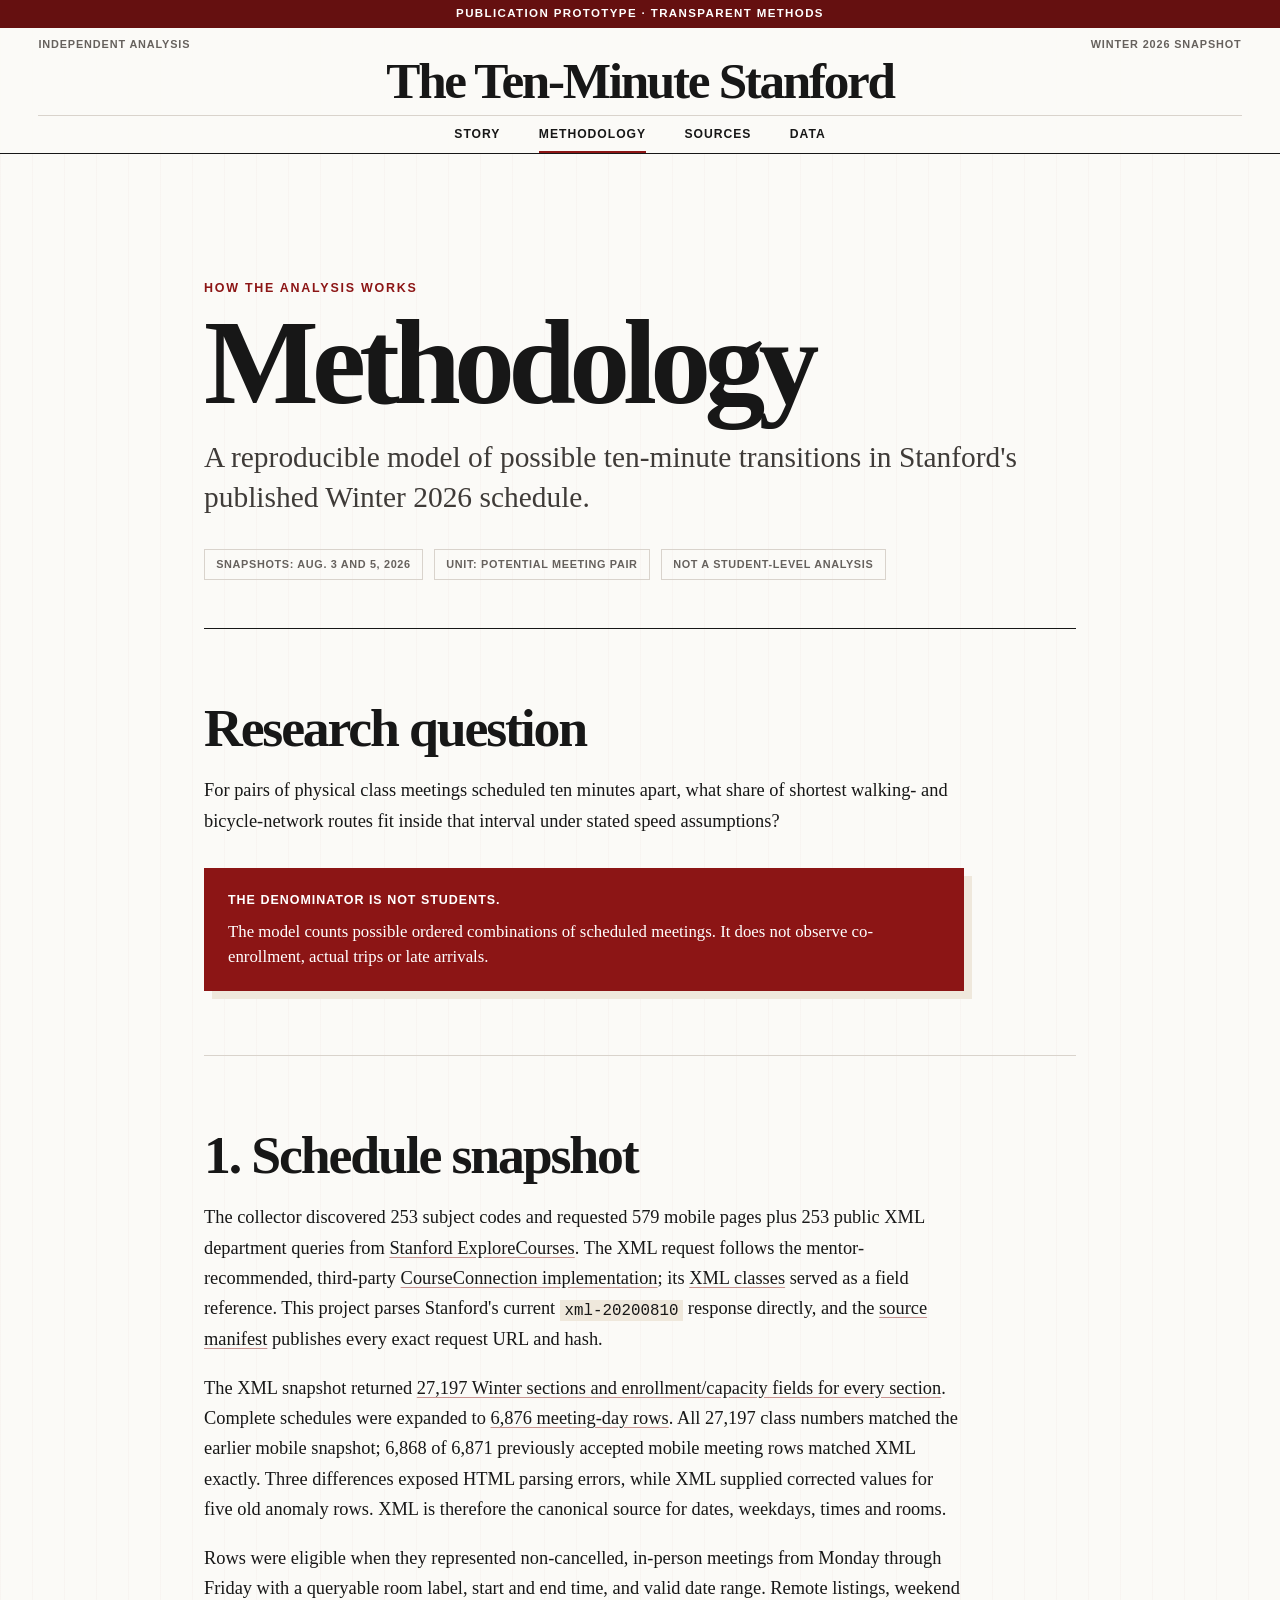
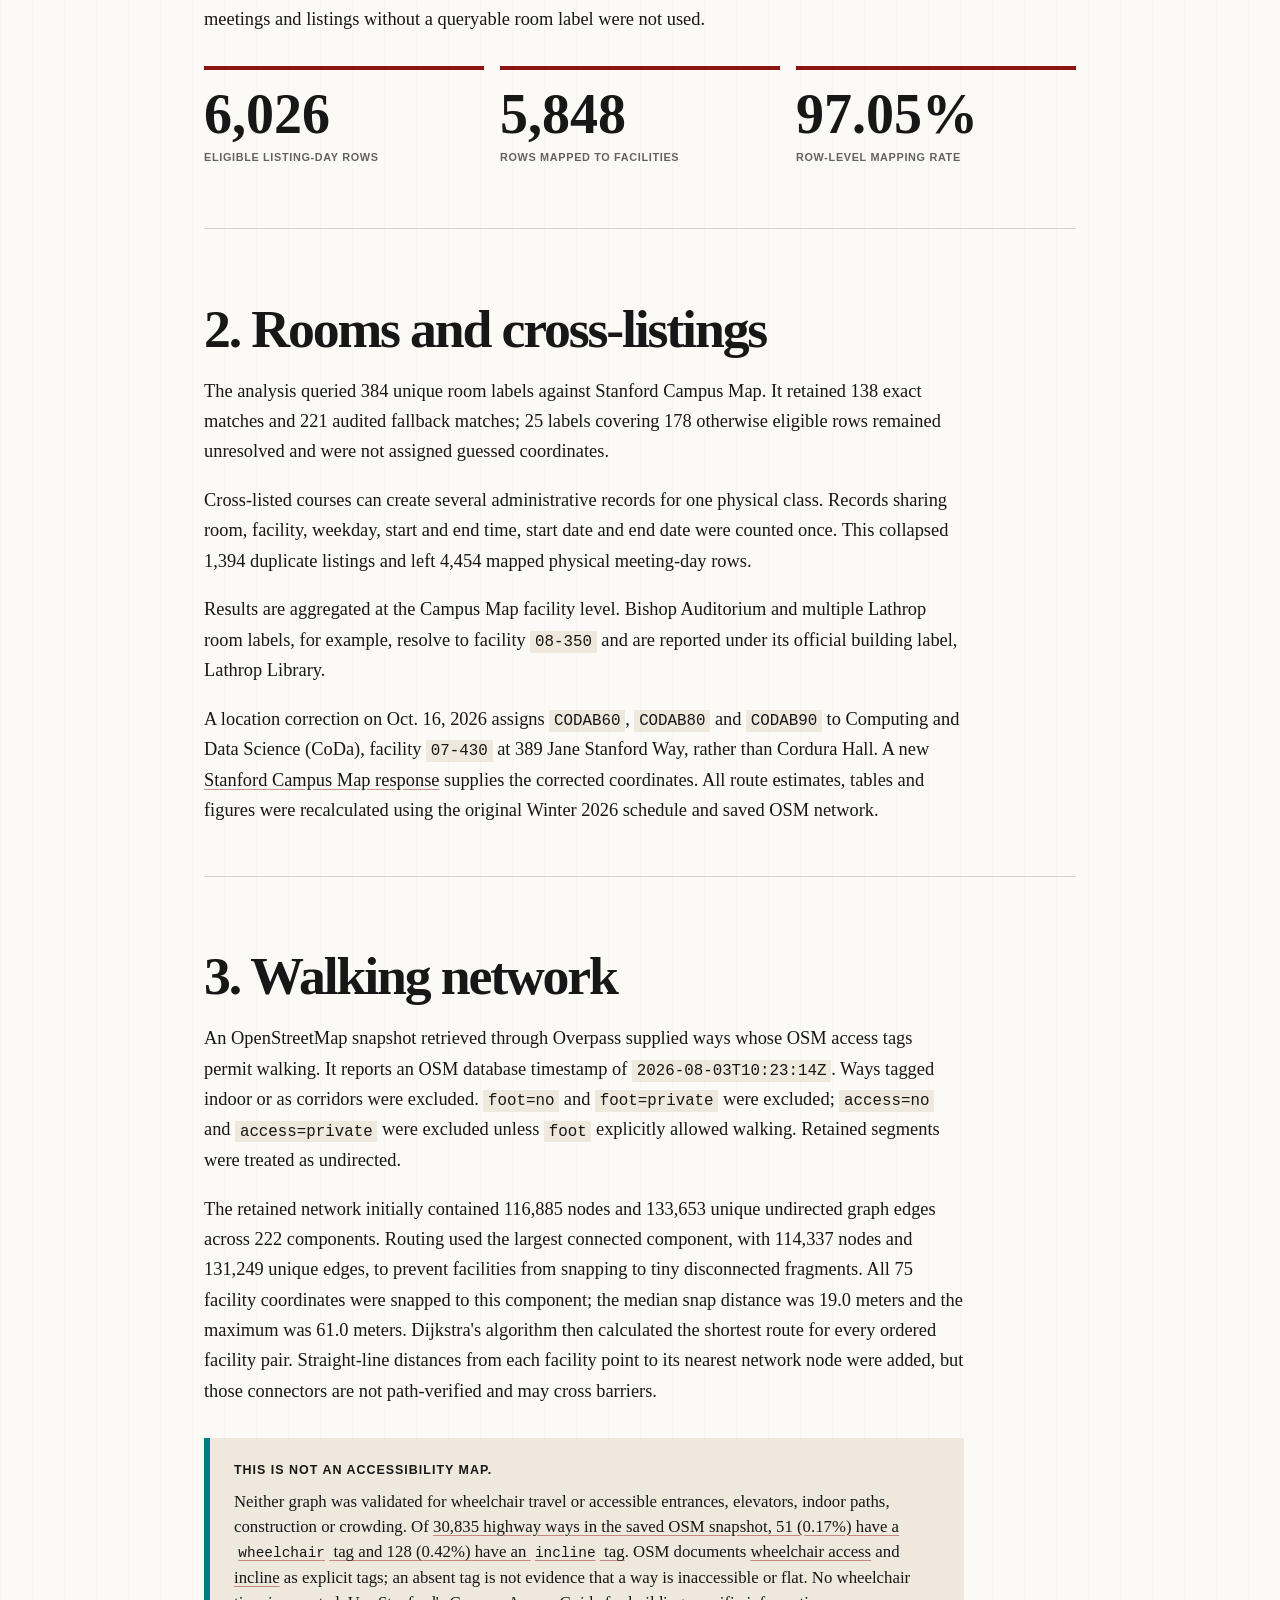
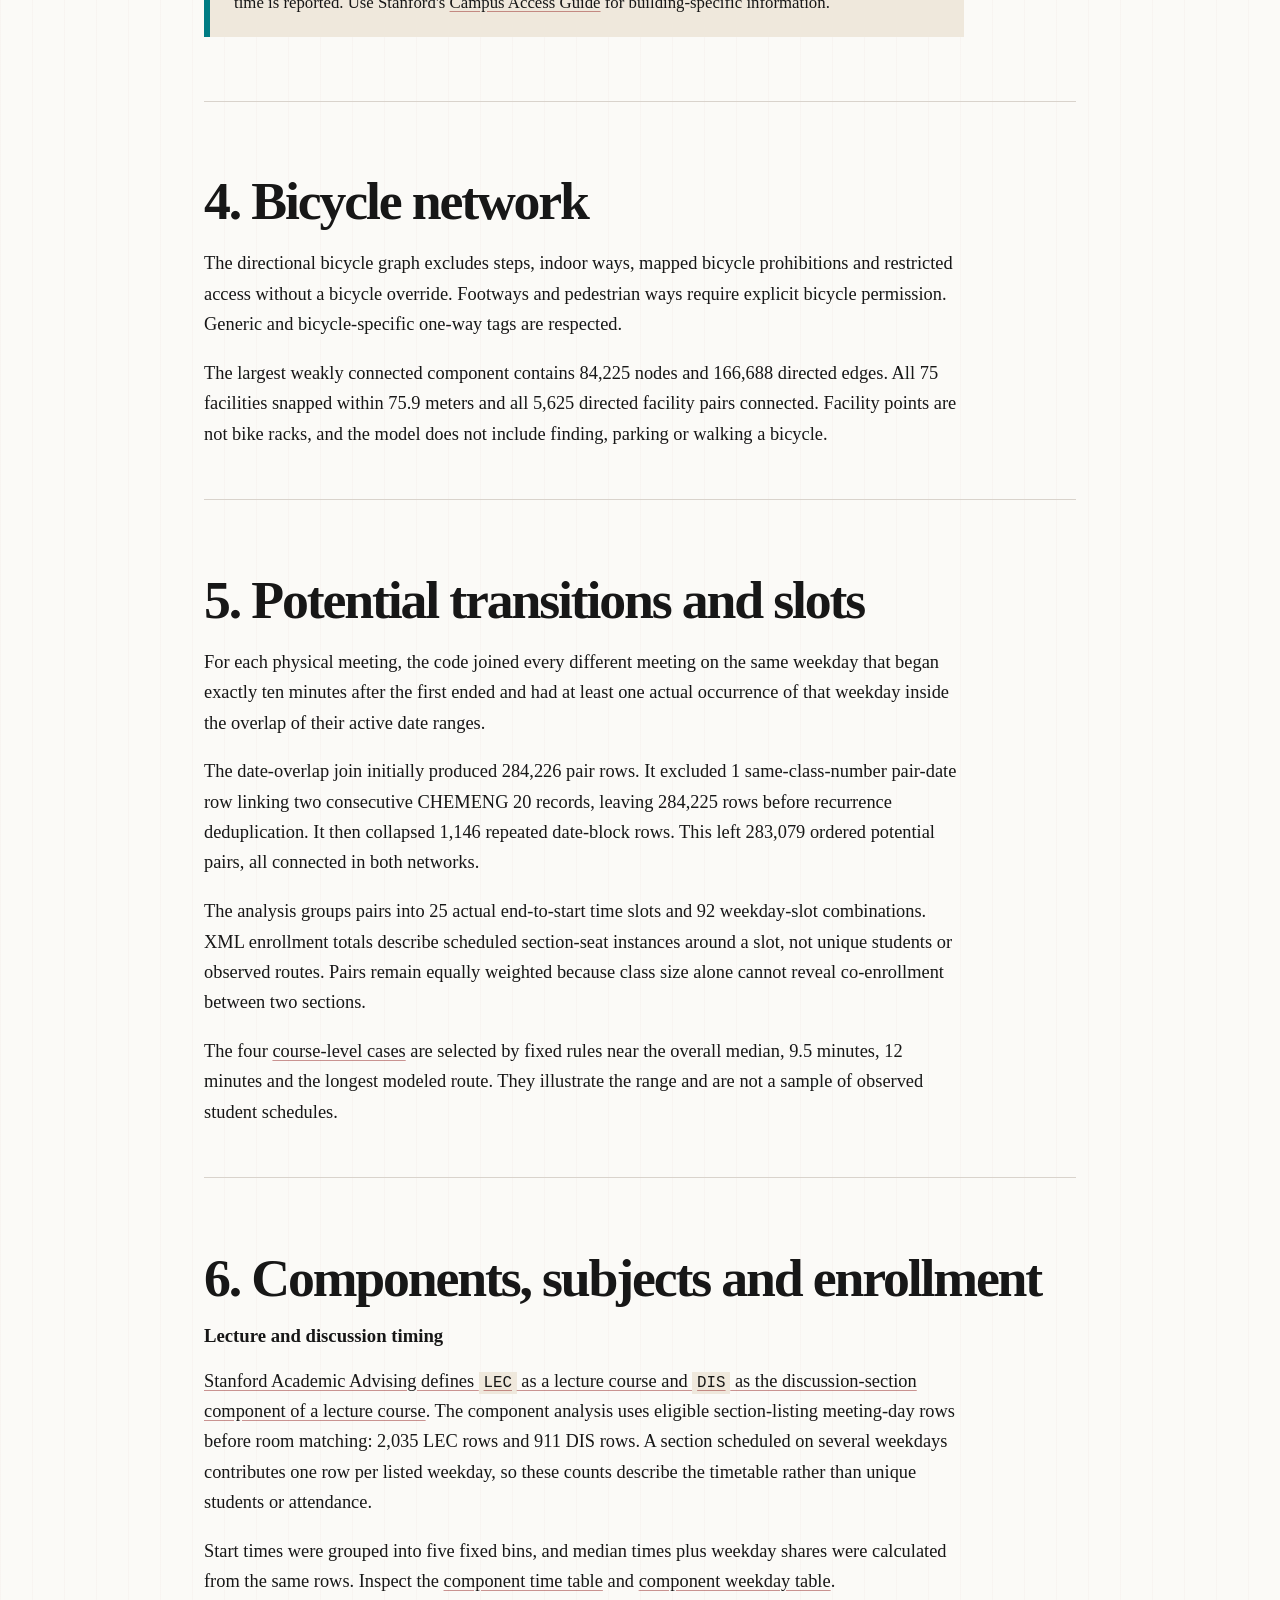
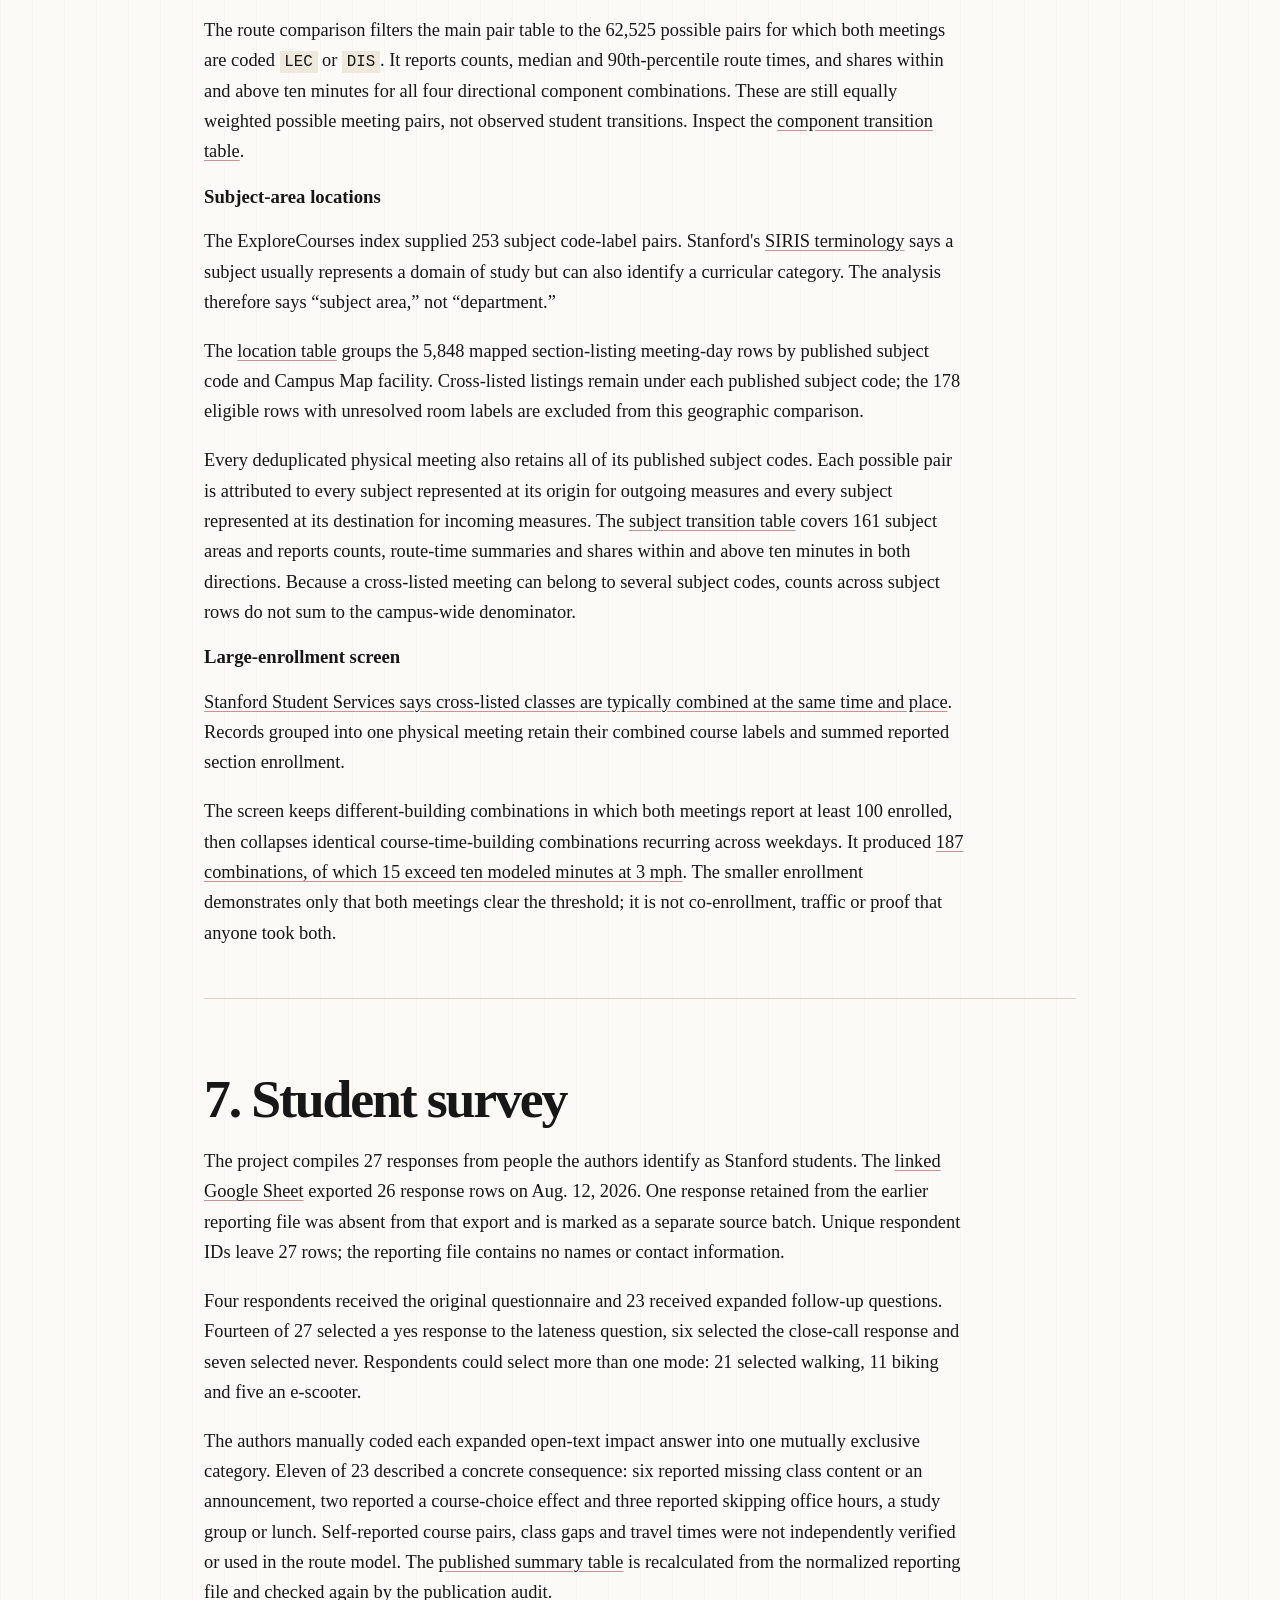
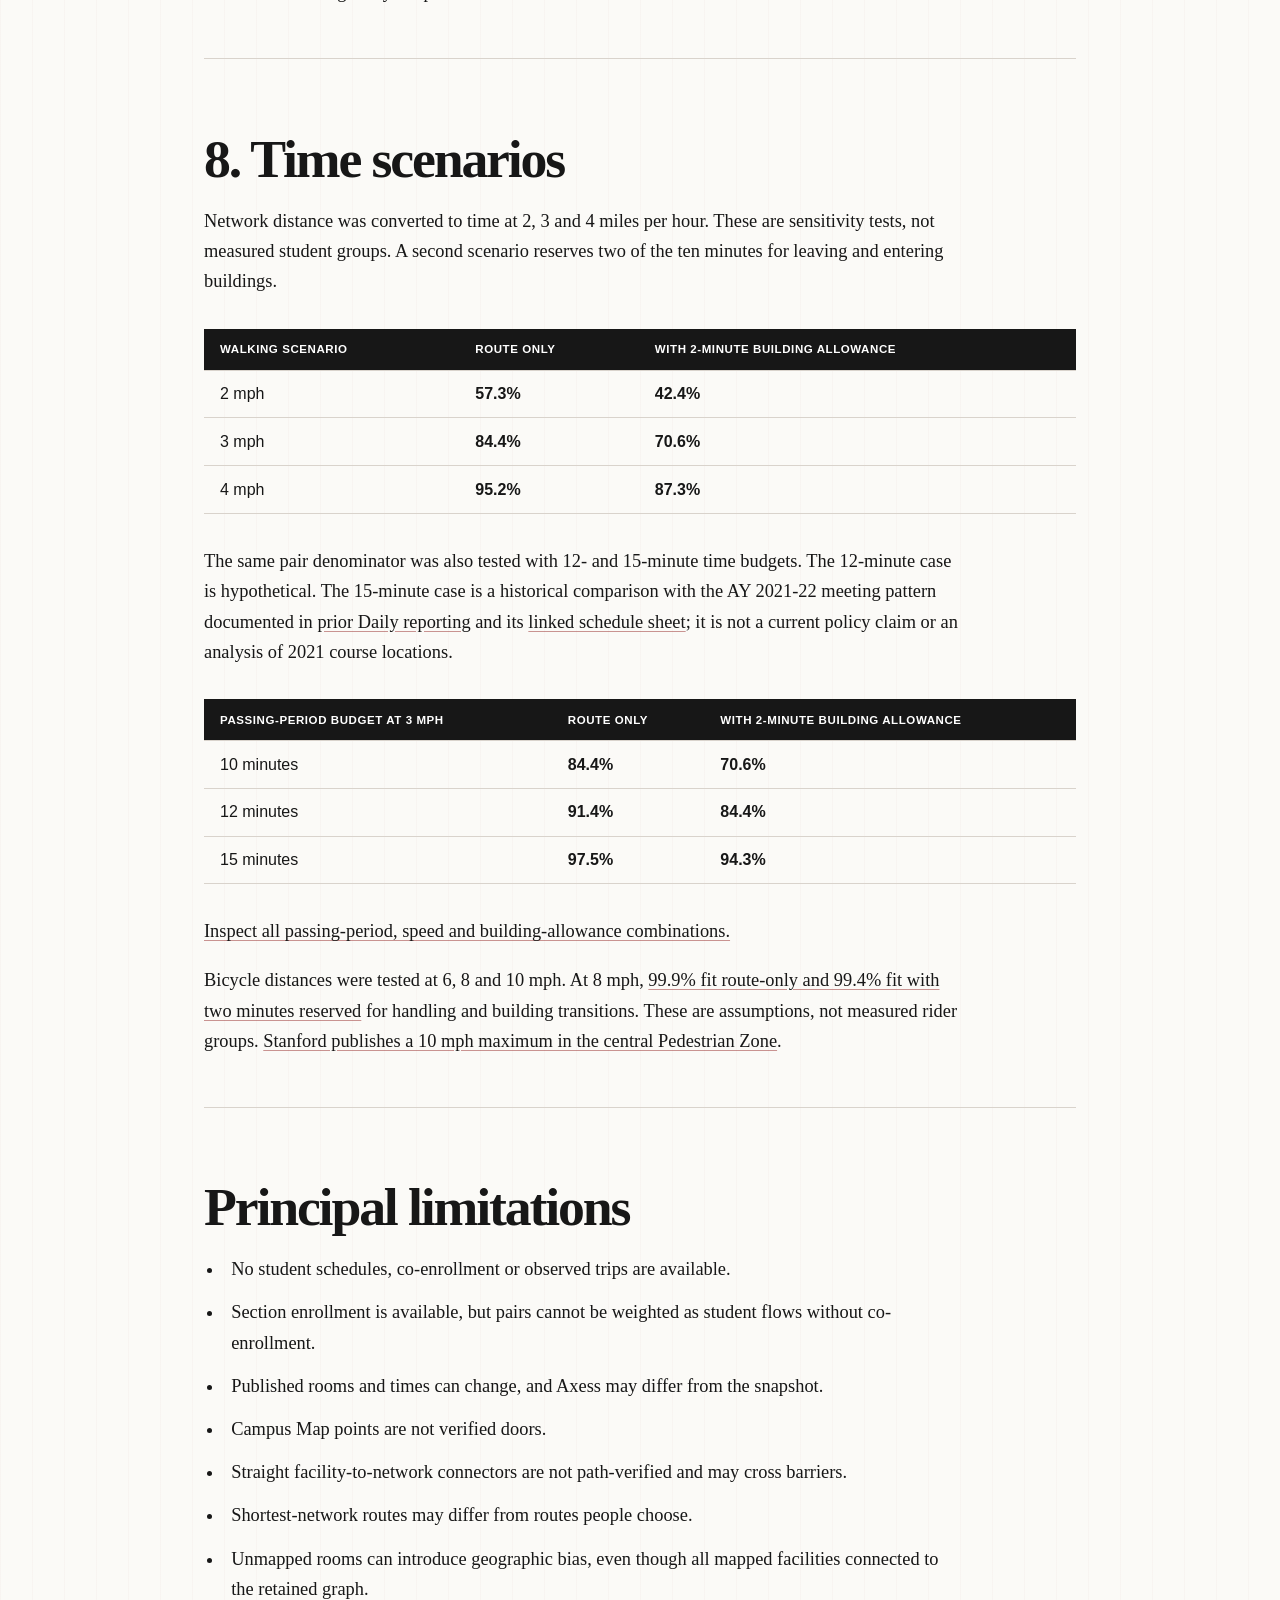
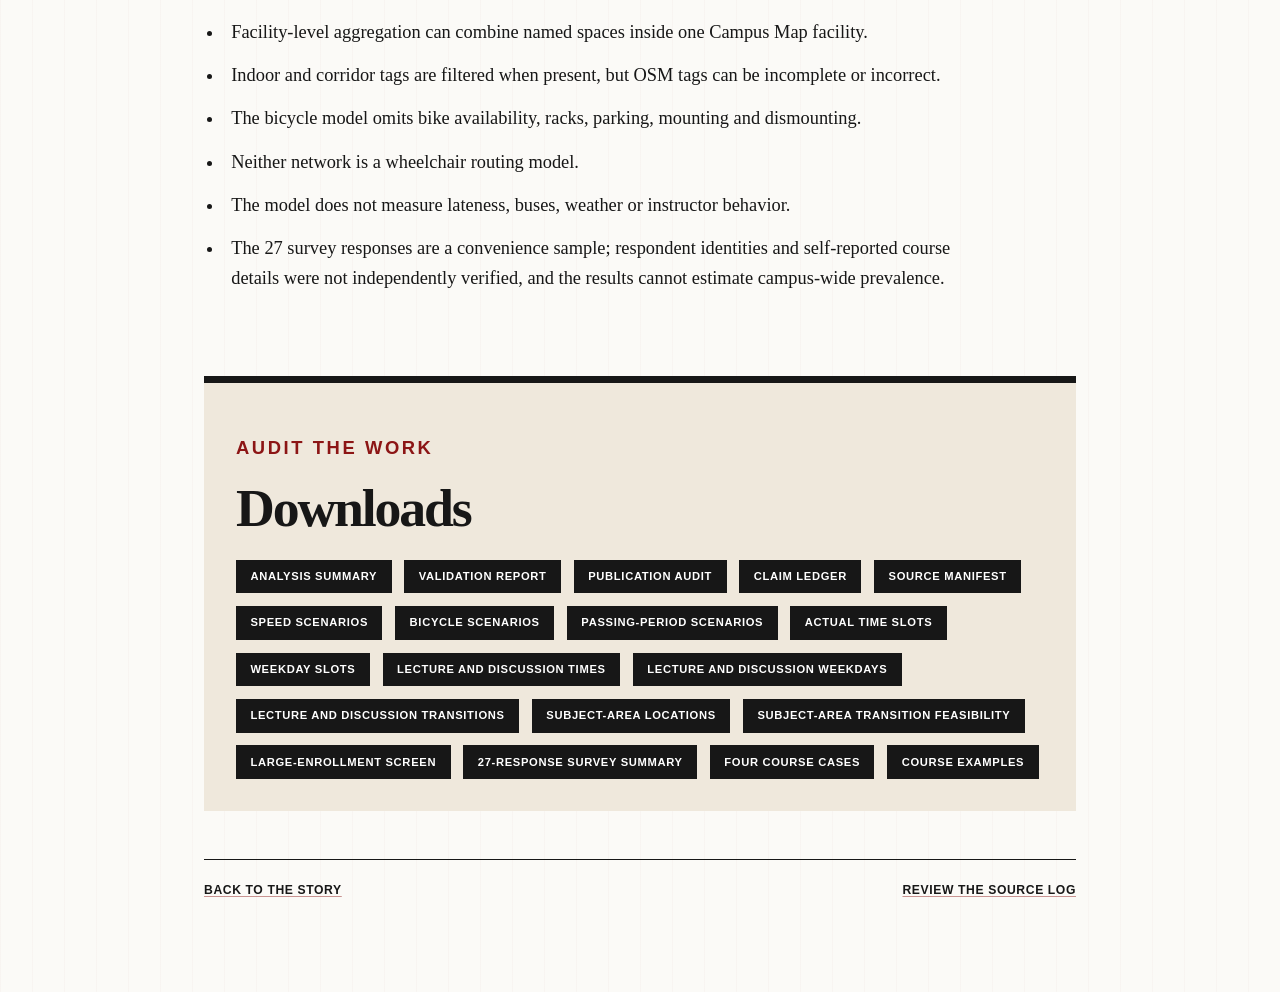
<file: site/methodology.html>
<!doctype html>
<html lang="en">
<head>
  <meta charset="utf-8">
  <meta name="viewport" content="width=device-width, initial-scale=1">
  <meta name="description" content="Methods and limitations for the Ten-Minute Stanford schedule analysis.">
  <meta name="theme-color" content="#8c1515">
  <title>Methodology | Ten-Minute Stanford</title>
  <link rel="icon" href="favicon.svg" type="image/svg+xml">
  <link rel="stylesheet" href="styles.css">
  <script src="script.js" defer></script>
</head>
<body class="reference-layout">
  <div class="reading-progress" aria-hidden="true"><span></span></div>
  <div class="draft-banner">Publication prototype <span aria-hidden="true">&middot;</span> Transparent methods</div>

  <header class="site-header compact-header">
    <div class="utility-bar">
      <span>Independent analysis</span>
      <span>Winter 2026 snapshot</span>
    </div>
    <a class="masthead" href="index.html">The Ten-Minute Stanford</a>
    <nav class="section-nav" aria-label="Project pages">
      <a href="index.html">Story</a>
      <a class="active" href="methodology.html">Methodology</a>
      <a href="source-log.html">Sources</a>
      <a href="data/analysis_summary.json">Data</a>
    </nav>
  </header>

  <main class="reference-main">
    <article class="reference-page">
      <header class="reference-header">
        <p class="eyebrow">How the analysis works</p>
        <h1>Methodology</h1>
        <p class="dek">A reproducible model of possible ten-minute transitions in Stanford's published Winter 2026 schedule.</p>
        <div class="reference-meta">
          <span>Snapshots: Aug. 3 and 5, 2026</span>
          <span>Unit: potential meeting pair</span>
          <span>Not a student-level analysis</span>
        </div>
      </header>

      <section>
        <h2>Research question</h2>
        <p>For pairs of physical class meetings scheduled ten minutes apart, what share of shortest walking- and bicycle-network routes fit inside that interval under stated speed assumptions?</p>
        <aside class="data-callout">
          <strong>The denominator is not students.</strong>
          <p>The model counts possible ordered combinations of scheduled meetings. It does not observe co-enrollment, actual trips or late arrivals.</p>
        </aside>
      </section>

      <section id="schedule-snapshot">
        <h2>1. Schedule snapshot</h2>
        <p>The collector discovered 253 subject codes and requested 579 mobile pages plus 253 public XML department queries from <a href="https://explorecourses.stanford.edu/">Stanford ExploreCourses</a>. The XML request follows the mentor-recommended, third-party <a href="https://github.com/jeremyephron/explore-courses-api/blob/master/explorecourses/course_connection.py">CourseConnection implementation</a>; its <a href="https://github.com/jeremyephron/explore-courses-api/blob/master/explorecourses/classes.py">XML classes</a> served as a field reference. This project parses Stanford's current <code>xml-20200810</code> response directly, and the <a href="data/source_manifest.json">source manifest</a> publishes every exact request URL and hash.</p>
        <p>The XML snapshot returned <a href="data/claim_audit.json">27,197 Winter sections and enrollment/capacity fields for every section</a>. Complete schedules were expanded to <a href="data/validation.json">6,876 meeting-day rows</a>. All 27,197 class numbers matched the earlier mobile snapshot; 6,868 of 6,871 previously accepted mobile meeting rows matched XML exactly. Three differences exposed HTML parsing errors, while XML supplied corrected values for five old anomaly rows. XML is therefore the canonical source for dates, weekdays, times and rooms.</p>
        <p>Rows were eligible when they represented non-cancelled, in-person meetings from Monday through Friday with a queryable room label, start and end time, and valid date range. Remote listings, weekend meetings and listings without a queryable room label were not used.</p>
        <dl class="number-grid">
          <div><dt>6,026</dt><dd>eligible listing-day rows</dd></div>
          <div><dt>5,848</dt><dd>rows mapped to facilities</dd></div>
          <div><dt>97.05%</dt><dd>row-level mapping rate</dd></div>
        </dl>
      </section>

      <section id="walking-network">
        <h2>2. Rooms and cross-listings</h2>
        <p>The analysis queried 384 unique room labels against Stanford Campus Map. It retained 138 exact matches and 221 audited fallback matches; 25 labels covering 178 otherwise eligible rows remained unresolved and were not assigned guessed coordinates.</p>
        <p>Cross-listed courses can create several administrative records for one physical class. Records sharing room, facility, weekday, start and end time, start date and end date were counted once. This collapsed 1,394 duplicate listings and left 4,454 mapped physical meeting-day rows.</p>
        <p>Results are aggregated at the Campus Map facility level. Bishop Auditorium and multiple Lathrop room labels, for example, resolve to facility <code>08-350</code> and are reported under its official building label, Lathrop Library.</p>
        <p>A location correction on Oct. 16, 2026 assigns <code>CODAB60</code>, <code>CODAB80</code> and <code>CODAB90</code> to Computing and Data Science (CoDa), facility <code>07-430</code> at 389 Jane Stanford Way, rather than Cordura Hall. A new <a href="data/source_manifest.json">Stanford Campus Map response</a> supplies the corrected coordinates. All route estimates, tables and figures were recalculated using the original Winter 2026 schedule and saved OSM network.</p>
      </section>

      <section>
        <h2>3. Walking network</h2>
        <p>An OpenStreetMap snapshot retrieved through Overpass supplied ways whose OSM access tags permit walking. It reports an OSM database timestamp of <code>2026-08-03T10:23:14Z</code>. Ways tagged indoor or as corridors were excluded. <code>foot=no</code> and <code>foot=private</code> were excluded; <code>access=no</code> and <code>access=private</code> were excluded unless <code>foot</code> explicitly allowed walking. Retained segments were treated as undirected.</p>
        <p>The retained network initially contained 116,885 nodes and 133,653 unique undirected graph edges across 222 components. Routing used the largest connected component, with 114,337 nodes and 131,249 unique edges, to prevent facilities from snapping to tiny disconnected fragments. All 75 facility coordinates were snapped to this component; the median snap distance was 19.0 meters and the maximum was 61.0 meters. Dijkstra's algorithm then calculated the shortest route for every ordered facility pair. Straight-line distances from each facility point to its nearest network node were added, but those connectors are not path-verified and may cross barriers.</p>
        <aside class="data-callout muted-callout">
          <strong>This is not an accessibility map.</strong>
          <p>Neither graph was validated for wheelchair travel or accessible entrances, elevators, indoor paths, construction or crowding. Of <a href="data/validation.json">30,835 highway ways in the saved OSM snapshot, 51 (0.17%) have a <code>wheelchair</code> tag and 128 (0.42%) have an <code>incline</code> tag</a>. OSM documents <a href="https://wiki.openstreetmap.org/wiki/Key:wheelchair">wheelchair access</a> and <a href="https://wiki.openstreetmap.org/wiki/Key:incline">incline</a> as explicit tags; an absent tag is not evidence that a way is inaccessible or flat. No wheelchair time is reported. Use Stanford's <a href="https://maps.stanford.edu/ada/">Campus Access Guide</a> for building-specific information.</p>
        </aside>
      </section>

      <section id="bicycle-network">
        <h2>4. Bicycle network</h2>
        <p>The directional bicycle graph excludes steps, indoor ways, mapped bicycle prohibitions and restricted access without a bicycle override. Footways and pedestrian ways require explicit bicycle permission. Generic and bicycle-specific one-way tags are respected.</p>
        <p>The largest weakly connected component contains 84,225 nodes and 166,688 directed edges. All 75 facilities snapped within 75.9 meters and all 5,625 directed facility pairs connected. Facility points are not bike racks, and the model does not include finding, parking or walking a bicycle.</p>
      </section>

      <section>
        <h2>5. Potential transitions and slots</h2>
        <p>For each physical meeting, the code joined every different meeting on the same weekday that began exactly ten minutes after the first ended and had at least one actual occurrence of that weekday inside the overlap of their active date ranges.</p>
        <p>The date-overlap join initially produced 284,226 pair rows. It excluded 1 same-class-number pair-date row linking two consecutive CHEMENG 20 records, leaving 284,225 rows before recurrence deduplication. It then collapsed 1,146 repeated date-block rows. This left 283,079 ordered potential pairs, all connected in both networks.</p>
        <p>The analysis groups pairs into 25 actual end-to-start time slots and 92 weekday-slot combinations. XML enrollment totals describe scheduled section-seat instances around a slot, not unique students or observed routes. Pairs remain equally weighted because class size alone cannot reveal co-enrollment between two sections.</p>
        <p>The four <a href="data/course_transition_cases.csv">course-level cases</a> are selected by fixed rules near the overall median, 9.5 minutes, 12 minutes and the longest modeled route. They illustrate the range and are not a sample of observed student schedules.</p>
      </section>

      <section>
        <h2>6. Components, subjects and enrollment</h2>
        <h3>Lecture and discussion timing</h3>
        <p><a href="https://advising.stanford.edu/current-students/advising-student-handbook/course-catalog">Stanford Academic Advising defines <code>LEC</code> as a lecture course and <code>DIS</code> as the discussion-section component of a lecture course</a>. The component analysis uses eligible section-listing meeting-day rows before room matching: 2,035 LEC rows and 911 DIS rows. A section scheduled on several weekdays contributes one row per listed weekday, so these counts describe the timetable rather than unique students or attendance.</p>
        <p>Start times were grouped into five fixed bins, and median times plus weekday shares were calculated from the same rows. Inspect the <a href="data/component_time_summary.csv">component time table</a> and <a href="data/component_day_summary.csv">component weekday table</a>.</p>
        <p>The route comparison filters the main pair table to the 62,525 possible pairs for which both meetings are coded <code>LEC</code> or <code>DIS</code>. It reports counts, median and 90th-percentile route times, and shares within and above ten minutes for all four directional component combinations. These are still equally weighted possible meeting pairs, not observed student transitions. Inspect the <a href="data/component_transition_summary.csv">component transition table</a>.</p>

        <h3>Subject-area locations</h3>
        <p>The ExploreCourses index supplied 253 subject code-label pairs. Stanford's <a href="https://siris.stanford.edu/sites/g/files/sbiybj16456/files/media/file/common-terms-in-siris-student-analytics.pdf">SIRIS terminology</a> says a subject usually represents a domain of study but can also identify a curricular category. The analysis therefore says “subject area,” not “department.”</p>
        <p>The <a href="data/department_location_summary.csv">location table</a> groups the 5,848 mapped section-listing meeting-day rows by published subject code and Campus Map facility. Cross-listed listings remain under each published subject code; the 178 eligible rows with unresolved room labels are excluded from this geographic comparison.</p>
        <p>Every deduplicated physical meeting also retains all of its published subject codes. Each possible pair is attributed to every subject represented at its origin for outgoing measures and every subject represented at its destination for incoming measures. The <a href="data/subject_transition_feasibility.csv">subject transition table</a> covers 161 subject areas and reports counts, route-time summaries and shares within and above ten minutes in both directions. Because a cross-listed meeting can belong to several subject codes, counts across subject rows do not sum to the campus-wide denominator.</p>

        <h3>Large-enrollment screen</h3>
        <p><a href="https://studentservices.stanford.edu/my-academics/enroll-classes/enrollment-troubleshooting">Stanford Student Services says cross-listed classes are typically combined at the same time and place</a>. Records grouped into one physical meeting retain their combined course labels and summed reported section enrollment.</p>
        <p>The screen keeps different-building combinations in which both meetings report at least 100 enrolled, then collapses identical course-time-building combinations recurring across weekdays. It produced <a href="data/high_enrollment_transitions.csv">187 combinations, of which 15 exceed ten modeled minutes at 3 mph</a>. The smaller enrollment demonstrates only that both meetings clear the threshold; it is not co-enrollment, traffic or proof that anyone took both.</p>
      </section>

      <section>
        <h2>7. Student survey</h2>
        <p>The project compiles 27 responses from people the authors identify as Stanford students. The <a href="https://docs.google.com/spreadsheets/d/1gF9X8H8e44hamMNEyIAbUJVcV6Bubre1K2IJJMwd5ZI/edit?gid=1824059912#gid=1824059912">linked Google Sheet</a> exported 26 response rows on Aug. 12, 2026. One response retained from the earlier reporting file was absent from that export and is marked as a separate source batch. Unique respondent IDs leave 27 rows; the reporting file contains no names or contact information.</p>
        <p>Four respondents received the original questionnaire and 23 received expanded follow-up questions. Fourteen of 27 selected a yes response to the lateness question, six selected the close-call response and seven selected never. Respondents could select more than one mode: 21 selected walking, 11 biking and five an e-scooter.</p>
        <p>The authors manually coded each expanded open-text impact answer into one mutually exclusive category. Eleven of 23 described a concrete consequence: six reported missing class content or an announcement, two reported a course-choice effect and three reported skipping office hours, a study group or lunch. Self-reported course pairs, class gaps and travel times were not independently verified or used in the route model. The <a href="data/student_survey_summary.csv">published summary table</a> is recalculated from the normalized reporting file and checked again by the publication audit.</p>
      </section>

      <section>
        <h2>8. Time scenarios</h2>
        <p>Network distance was converted to time at 2, 3 and 4 miles per hour. These are sensitivity tests, not measured student groups. A second scenario reserves two of the ten minutes for leaving and entering buildings.</p>
        <div class="table-wrap">
          <table>
            <thead>
              <tr><th>Walking scenario</th><th>Route only</th><th>With 2-minute building allowance</th></tr>
            </thead>
            <tbody>
              <tr><td>2 mph</td><td>57.3%</td><td>42.4%</td></tr>
              <tr><td>3 mph</td><td>84.4%</td><td>70.6%</td></tr>
              <tr><td>4 mph</td><td>95.2%</td><td>87.3%</td></tr>
            </tbody>
          </table>
        </div>
        <p>The same pair denominator was also tested with 12- and 15-minute time budgets. The 12-minute case is hypothetical. The 15-minute case is a historical comparison with the AY 2021-22 meeting pattern documented in <a href="https://stanforddaily.com/2021/09/14/overlapping-class-meeting-times-leave-students-stressed/">prior Daily reporting</a> and its <a href="https://docs.google.com/spreadsheets/d/1Gxv03c2yyypmCF1Hot5VJ9f3Wi5LADMyjLsmiABhNsQ/edit?gid=1166637319#gid=1166637319">linked schedule sheet</a>; it is not a current policy claim or an analysis of 2021 course locations.</p>
        <div class="table-wrap">
          <table>
            <thead>
              <tr><th>Passing-period budget at 3 mph</th><th>Route only</th><th>With 2-minute building allowance</th></tr>
            </thead>
            <tbody>
              <tr><td>10 minutes</td><td>84.4%</td><td>70.6%</td></tr>
              <tr><td>12 minutes</td><td>91.4%</td><td>84.4%</td></tr>
              <tr><td>15 minutes</td><td>97.5%</td><td>94.3%</td></tr>
            </tbody>
          </table>
        </div>
        <p><a href="data/passing_period_scenarios.csv">Inspect all passing-period, speed and building-allowance combinations.</a></p>
        <p>Bicycle distances were tested at 6, 8 and 10 mph. At 8 mph, <a href="data/bicycle_speed_summary.csv">99.9% fit route-only and 99.4% fit with two minutes reserved</a> for handling and building transitions. These are assumptions, not measured rider groups. <a href="https://transportation.stanford.edu/getting-stanford/bike/education/comply-bike-laws">Stanford publishes a 10 mph maximum in the central Pedestrian Zone</a>.</p>
      </section>

      <section>
        <h2>Principal limitations</h2>
        <ul class="limitation-list">
          <li>No student schedules, co-enrollment or observed trips are available.</li>
          <li>Section enrollment is available, but pairs cannot be weighted as student flows without co-enrollment.</li>
          <li>Published rooms and times can change, and Axess may differ from the snapshot.</li>
          <li>Campus Map points are not verified doors.</li>
          <li>Straight facility-to-network connectors are not path-verified and may cross barriers.</li>
          <li>Shortest-network routes may differ from routes people choose.</li>
          <li>Unmapped rooms can introduce geographic bias, even though all mapped facilities connected to the retained graph.</li>
          <li>Facility-level aggregation can combine named spaces inside one Campus Map facility.</li>
          <li>Indoor and corridor tags are filtered when present, but OSM tags can be incomplete or incorrect.</li>
          <li>The bicycle model omits bike availability, racks, parking, mounting and dismounting.</li>
          <li>Neither network is a wheelchair routing model.</li>
          <li>The model does not measure lateness, buses, weather or instructor behavior.</li>
          <li>The 27 survey responses are a convenience sample; respondent identities and self-reported course details were not independently verified, and the results cannot estimate campus-wide prevalence.</li>
        </ul>
      </section>

      <section class="download-panel">
        <p class="eyebrow">Audit the work</p>
        <h2>Downloads</h2>
        <div class="method-links">
          <a href="data/analysis_summary.json">Analysis summary</a>
          <a href="data/validation.json">Validation report</a>
          <a href="data/publication_audit.json">Publication audit</a>
          <a href="data/claim_audit.json">Claim ledger</a>
          <a href="data/source_manifest.json">Source manifest</a>
          <a href="data/speed_summary.csv">Speed scenarios</a>
          <a href="data/bicycle_speed_summary.csv">Bicycle scenarios</a>
          <a href="data/passing_period_scenarios.csv">Passing-period scenarios</a>
          <a href="data/time_slot_summary.csv">Actual time slots</a>
          <a href="data/weekday_time_slot_summary.csv">Weekday slots</a>
          <a href="data/component_time_summary.csv">Lecture and discussion times</a>
          <a href="data/component_day_summary.csv">Lecture and discussion weekdays</a>
          <a href="data/component_transition_summary.csv">Lecture and discussion transitions</a>
          <a href="data/department_location_summary.csv">Subject-area locations</a>
          <a href="data/subject_transition_feasibility.csv">Subject-area transition feasibility</a>
          <a href="data/high_enrollment_transitions.csv">Large-enrollment screen</a>
          <a href="data/student_survey_summary.csv">27-response survey summary</a>
          <a href="data/course_transition_cases.csv">Four course cases</a>
          <a href="data/course_transition_examples.csv">Course examples</a>
        </div>
      </section>

      <footer class="reference-footer">
        <a href="index.html">Back to the story</a>
        <a href="source-log.html">Review the source log</a>
      </footer>
    </article>
  </main>
</body>
</html>
</file>
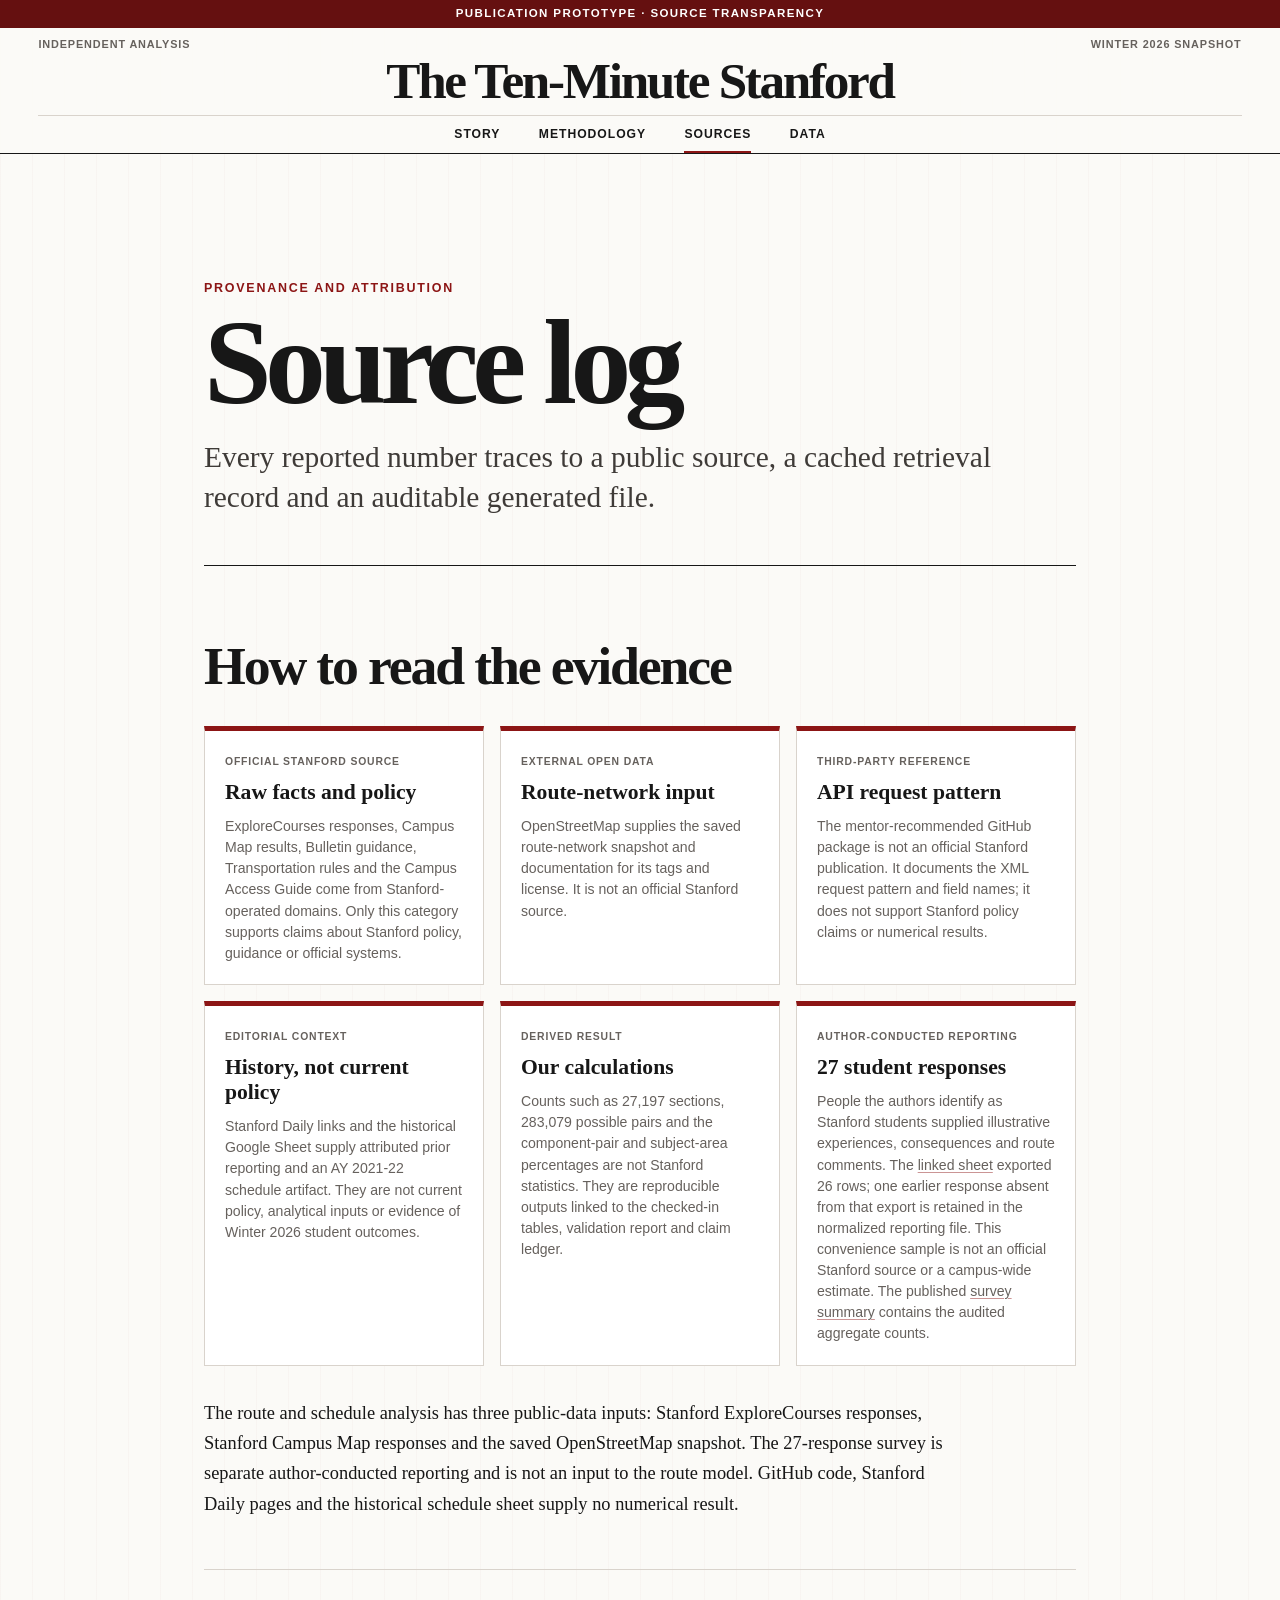
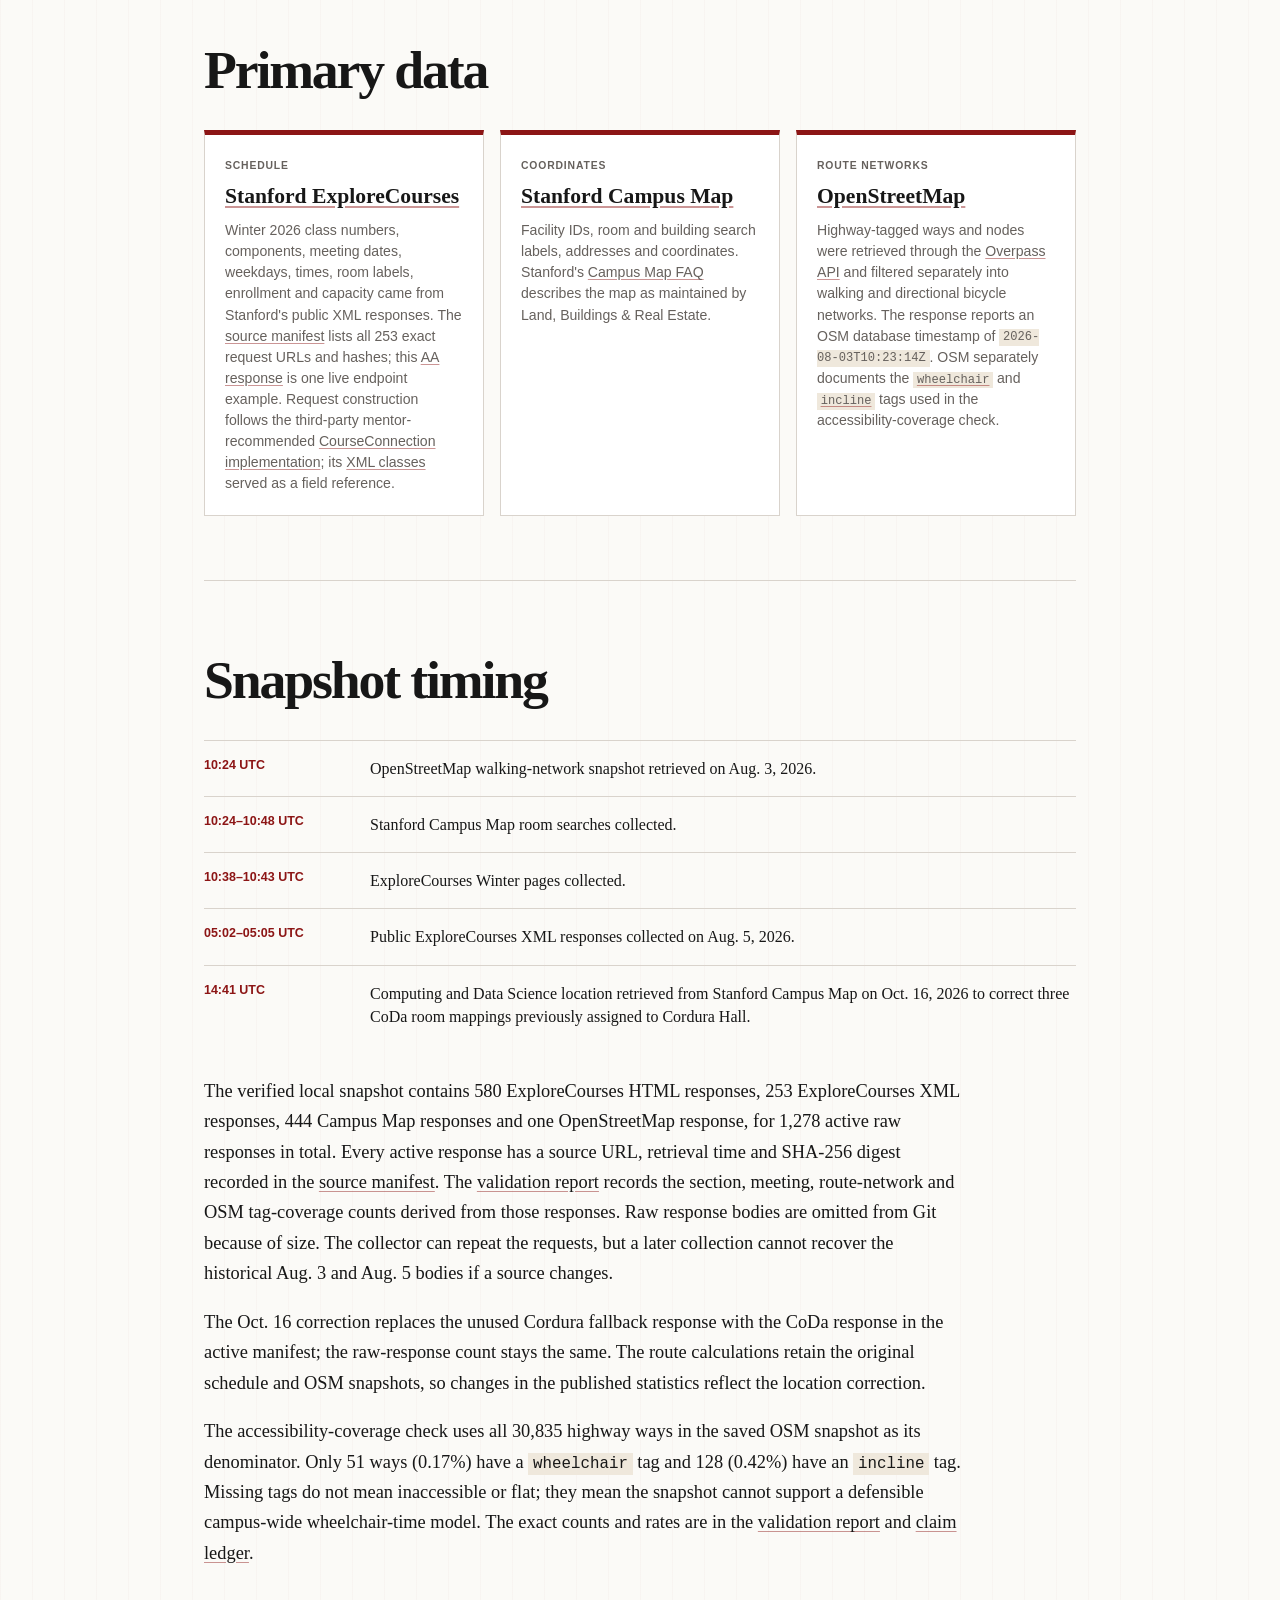
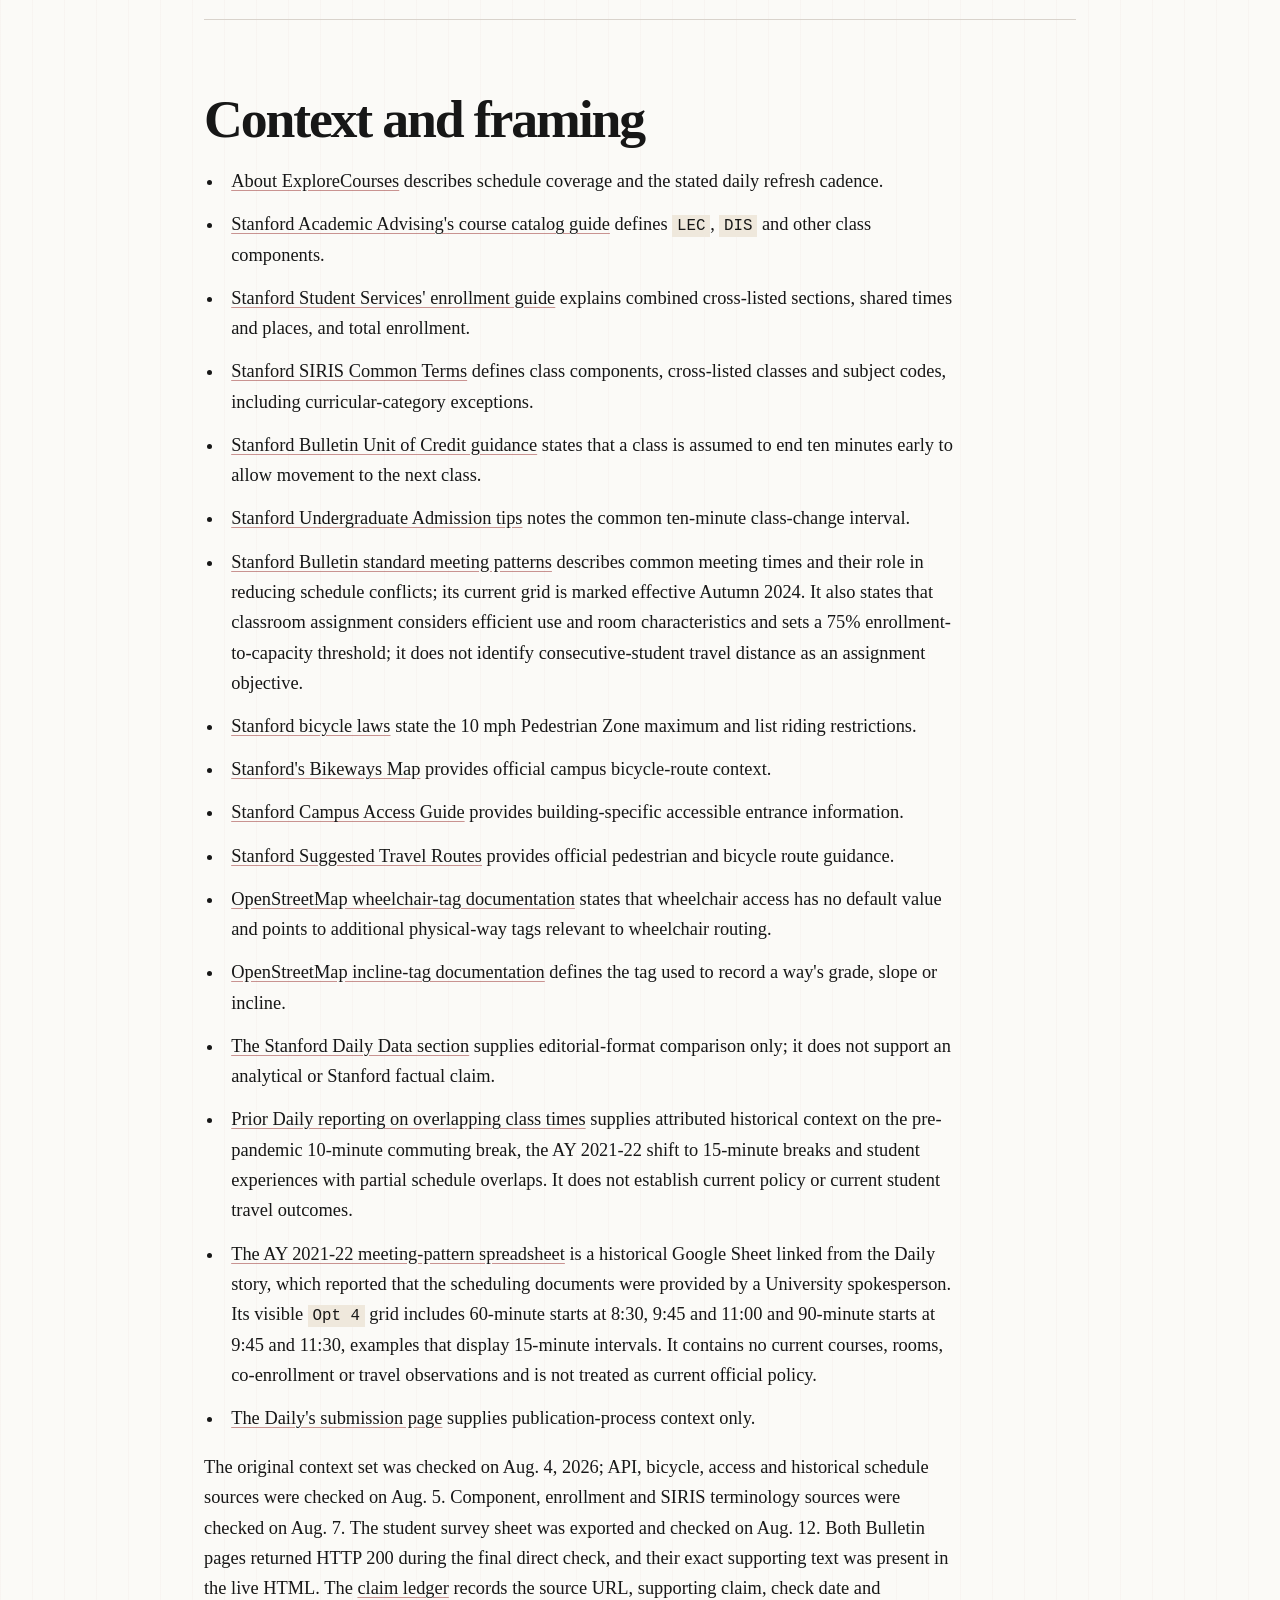
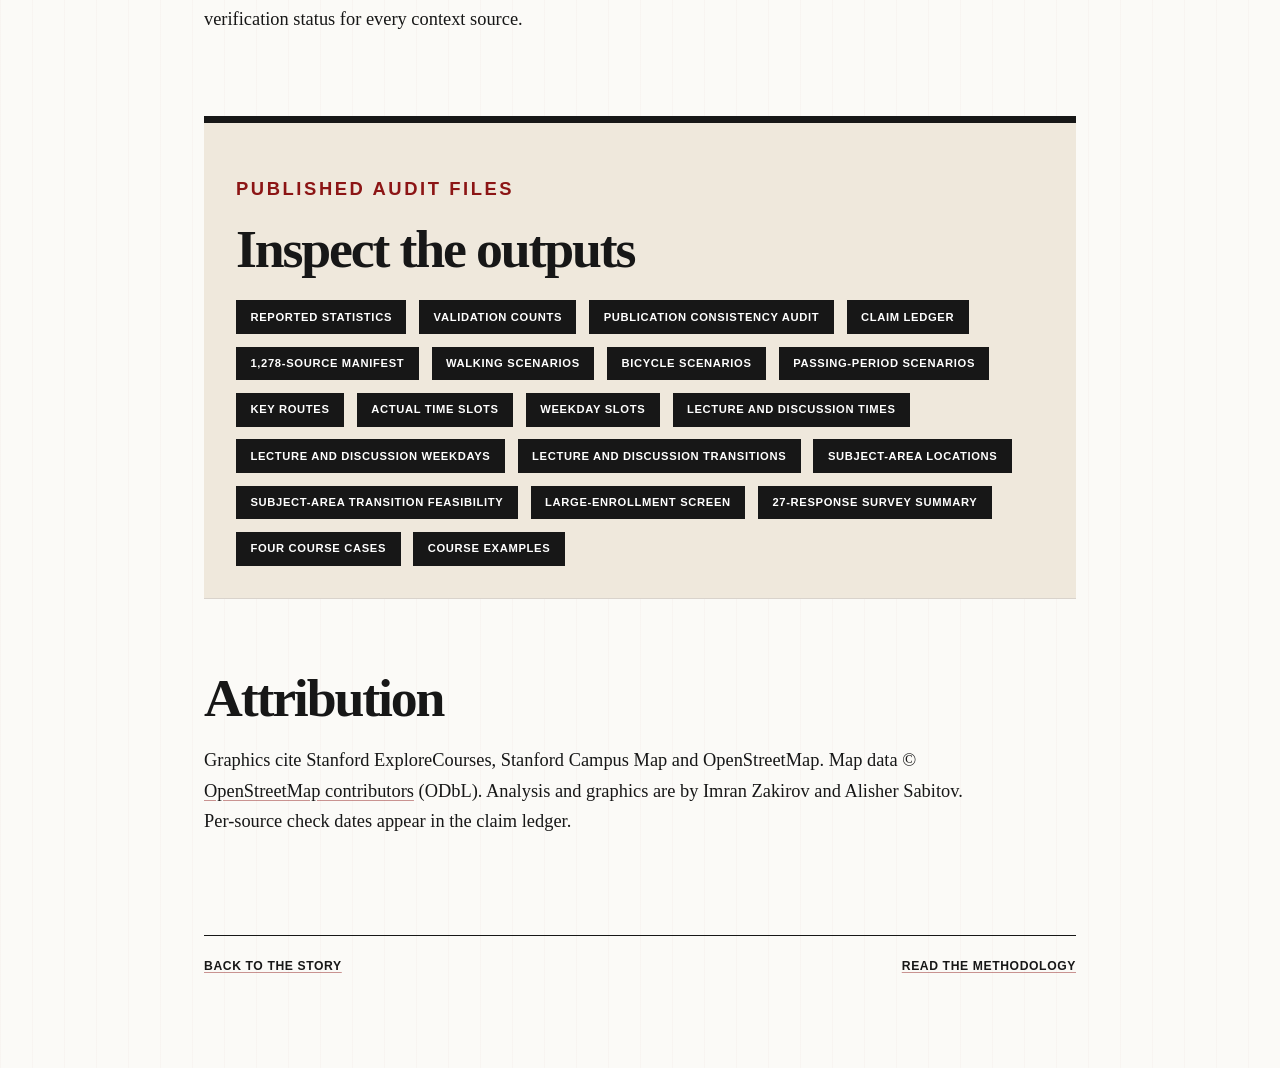
<file: site/source-log.html>
<!doctype html>
<html lang="en">
<head>
  <meta charset="utf-8">
  <meta name="viewport" content="width=device-width, initial-scale=1">
  <meta name="description" content="Primary sources and audit artifacts for the Ten-Minute Stanford analysis.">
  <meta name="theme-color" content="#8c1515">
  <title>Source log | Ten-Minute Stanford</title>
  <link rel="icon" href="favicon.svg" type="image/svg+xml">
  <link rel="stylesheet" href="styles.css">
  <script src="script.js" defer></script>
</head>
<body class="reference-layout">
  <div class="reading-progress" aria-hidden="true"><span></span></div>
  <div class="draft-banner">Publication prototype <span aria-hidden="true">&middot;</span> Source transparency</div>

  <header class="site-header compact-header">
    <div class="utility-bar">
      <span>Independent analysis</span>
      <span>Winter 2026 snapshot</span>
    </div>
    <a class="masthead" href="index.html">The Ten-Minute Stanford</a>
    <nav class="section-nav" aria-label="Project pages">
      <a href="index.html">Story</a>
      <a href="methodology.html">Methodology</a>
      <a class="active" href="source-log.html">Sources</a>
      <a href="data/analysis_summary.json">Data</a>
    </nav>
  </header>

  <main class="reference-main">
    <article class="reference-page">
      <header class="reference-header">
        <p class="eyebrow">Provenance and attribution</p>
        <h1>Source log</h1>
        <p class="dek">Every reported number traces to a public source, a cached retrieval record and an auditable generated file.</p>
      </header>

      <section>
        <h2>How to read the evidence</h2>
        <div class="source-grid">
          <article class="source-card">
            <span>Official Stanford source</span>
            <h3>Raw facts and policy</h3>
            <p>ExploreCourses responses, Campus Map results, Bulletin guidance, Transportation rules and the Campus Access Guide come from Stanford-operated domains. Only this category supports claims about Stanford policy, guidance or official systems.</p>
          </article>
          <article class="source-card">
            <span>External open data</span>
            <h3>Route-network input</h3>
            <p>OpenStreetMap supplies the saved route-network snapshot and documentation for its tags and license. It is not an official Stanford source.</p>
          </article>
          <article class="source-card">
            <span>Third-party reference</span>
            <h3>API request pattern</h3>
            <p>The mentor-recommended GitHub package is not an official Stanford publication. It documents the XML request pattern and field names; it does not support Stanford policy claims or numerical results.</p>
          </article>
          <article class="source-card">
            <span>Editorial context</span>
            <h3>History, not current policy</h3>
            <p>Stanford Daily links and the historical Google Sheet supply attributed prior reporting and an AY 2021-22 schedule artifact. They are not current policy, analytical inputs or evidence of Winter 2026 student outcomes.</p>
          </article>
          <article class="source-card">
            <span>Derived result</span>
            <h3>Our calculations</h3>
            <p>Counts such as 27,197 sections, 283,079 possible pairs and the component-pair and subject-area percentages are not Stanford statistics. They are reproducible outputs linked to the checked-in tables, validation report and claim ledger.</p>
          </article>
          <article class="source-card">
            <span>Author-conducted reporting</span>
            <h3>27 student responses</h3>
            <p>People the authors identify as Stanford students supplied illustrative experiences, consequences and route comments. The <a href="https://docs.google.com/spreadsheets/d/1gF9X8H8e44hamMNEyIAbUJVcV6Bubre1K2IJJMwd5ZI/edit?gid=1824059912#gid=1824059912">linked sheet</a> exported 26 rows; one earlier response absent from that export is retained in the normalized reporting file. This convenience sample is not an official Stanford source or a campus-wide estimate. The published <a href="data/student_survey_summary.csv">survey summary</a> contains the audited aggregate counts.</p>
          </article>
        </div>
        <p>The route and schedule analysis has three public-data inputs: Stanford ExploreCourses responses, Stanford Campus Map responses and the saved OpenStreetMap snapshot. The 27-response survey is separate author-conducted reporting and is not an input to the route model. GitHub code, Stanford Daily pages and the historical schedule sheet supply no numerical result.</p>
      </section>

      <section>
        <h2>Primary data</h2>
        <div class="source-grid">
          <article class="source-card">
            <span>Schedule</span>
            <h3><a href="https://explorecourses.stanford.edu/">Stanford ExploreCourses</a></h3>
            <p>Winter 2026 class numbers, components, meeting dates, weekdays, times, room labels, enrollment and capacity came from Stanford's public XML responses. The <a href="data/source_manifest.json">source manifest</a> lists all 253 exact request URLs and hashes; this <a href="https://explorecourses.stanford.edu/search?view=xml-20200810&amp;filter-coursestatus-Active=on&amp;q=AA&amp;filter-departmentcode-AA=on&amp;filter-term-Winter=on&amp;academicYear=20252026">AA response</a> is one live endpoint example. Request construction follows the third-party mentor-recommended <a href="https://github.com/jeremyephron/explore-courses-api/blob/master/explorecourses/course_connection.py">CourseConnection implementation</a>; its <a href="https://github.com/jeremyephron/explore-courses-api/blob/master/explorecourses/classes.py">XML classes</a> served as a field reference.</p>
          </article>
          <article class="source-card">
            <span>Coordinates</span>
            <h3><a href="https://campus-map.stanford.edu/">Stanford Campus Map</a></h3>
            <p>Facility IDs, room and building search labels, addresses and coordinates. Stanford's <a href="https://campus-map.stanford.edu/faq/FAQ.html">Campus Map FAQ</a> describes the map as maintained by Land, Buildings &amp; Real Estate.</p>
          </article>
          <article class="source-card">
            <span>Route networks</span>
            <h3><a href="https://www.openstreetmap.org/copyright">OpenStreetMap</a></h3>
            <p>Highway-tagged ways and nodes were retrieved through the <a href="https://wiki.openstreetmap.org/wiki/Overpass_API">Overpass API</a> and filtered separately into walking and directional bicycle networks. The response reports an OSM database timestamp of <code>2026-08-03T10:23:14Z</code>. OSM separately documents the <a href="https://wiki.openstreetmap.org/wiki/Key:wheelchair"><code>wheelchair</code></a> and <a href="https://wiki.openstreetmap.org/wiki/Key:incline"><code>incline</code></a> tags used in the accessibility-coverage check.</p>
          </article>
        </div>
      </section>

      <section>
        <h2>Snapshot timing</h2>
        <dl class="timeline-list">
          <div><dt>10:24 UTC</dt><dd>OpenStreetMap walking-network snapshot retrieved on Aug. 3, 2026.</dd></div>
          <div><dt>10:24–10:48 UTC</dt><dd>Stanford Campus Map room searches collected.</dd></div>
          <div><dt>10:38–10:43 UTC</dt><dd>ExploreCourses Winter pages collected.</dd></div>
          <div><dt>05:02–05:05 UTC</dt><dd>Public ExploreCourses XML responses collected on Aug. 5, 2026.</dd></div>
          <div><dt>14:41 UTC</dt><dd>Computing and Data Science location retrieved from Stanford Campus Map on Oct. 16, 2026 to correct three CoDa room mappings previously assigned to Cordura Hall.</dd></div>
        </dl>
        <p>The verified local snapshot contains 580 ExploreCourses HTML responses, 253 ExploreCourses XML responses, 444 Campus Map responses and one OpenStreetMap response, for 1,278 active raw responses in total. Every active response has a source URL, retrieval time and SHA-256 digest recorded in the <a href="data/source_manifest.json">source manifest</a>. The <a href="data/validation.json">validation report</a> records the section, meeting, route-network and OSM tag-coverage counts derived from those responses. Raw response bodies are omitted from Git because of size. The collector can repeat the requests, but a later collection cannot recover the historical Aug. 3 and Aug. 5 bodies if a source changes.</p>
        <p>The Oct. 16 correction replaces the unused Cordura fallback response with the CoDa response in the active manifest; the raw-response count stays the same. The route calculations retain the original schedule and OSM snapshots, so changes in the published statistics reflect the location correction.</p>
        <p>The accessibility-coverage check uses all 30,835 highway ways in the saved OSM snapshot as its denominator. Only 51 ways (0.17%) have a <code>wheelchair</code> tag and 128 (0.42%) have an <code>incline</code> tag. Missing tags do not mean inaccessible or flat; they mean the snapshot cannot support a defensible campus-wide wheelchair-time model. The exact counts and rates are in the <a href="data/validation.json">validation report</a> and <a href="data/claim_audit.json">claim ledger</a>.</p>
      </section>

      <section>
        <h2>Context and framing</h2>
        <ul class="linked-list">
          <li><a href="https://explorecourses.stanford.edu/about">About ExploreCourses</a> describes schedule coverage and the stated daily refresh cadence.</li>
          <li><a href="https://advising.stanford.edu/current-students/advising-student-handbook/course-catalog">Stanford Academic Advising's course catalog guide</a> defines <code>LEC</code>, <code>DIS</code> and other class components.</li>
          <li><a href="https://studentservices.stanford.edu/my-academics/enroll-classes/enrollment-troubleshooting">Stanford Student Services' enrollment guide</a> explains combined cross-listed sections, shared times and places, and total enrollment.</li>
          <li><a href="https://siris.stanford.edu/sites/g/files/sbiybj16456/files/media/file/common-terms-in-siris-student-analytics.pdf">Stanford SIRIS Common Terms</a> defines class components, cross-listed classes and subject codes, including curricular-category exceptions.</li>
          <li><a href="https://bulletin.stanford.edu/pages/oCRJSOUvJspMtKMq0G4L">Stanford Bulletin Unit of Credit guidance</a> states that a class is assumed to end ten minutes early to allow movement to the next class.</li>
          <li><a href="https://admit.stanford.edu/advice">Stanford Undergraduate Admission tips</a> notes the common ten-minute class-change interval.</li>
          <li><a href="https://bulletin.stanford.edu/academic-polices/courses/standard-meeting-patterns">Stanford Bulletin standard meeting patterns</a> describes common meeting times and their role in reducing schedule conflicts; its current grid is marked effective Autumn 2024. It also states that classroom assignment considers efficient use and room characteristics and sets a 75% enrollment-to-capacity threshold; it does not identify consecutive-student travel distance as an assignment objective.</li>
          <li><a href="https://transportation.stanford.edu/getting-stanford/bike/education/comply-bike-laws">Stanford bicycle laws</a> state the 10 mph Pedestrian Zone maximum and list riding restrictions.</li>
          <li><a href="https://transportation.stanford.edu/sites/g/files/sbiybj27281/files/media/file/bikeways-map.pdf">Stanford's Bikeways Map</a> provides official campus bicycle-route context.</li>
          <li><a href="https://maps.stanford.edu/ada/">Stanford Campus Access Guide</a> provides building-specific accessible entrance information.</li>
          <li><a href="https://police.stanford.edu/suggested-travel-routes.html">Stanford Suggested Travel Routes</a> provides official pedestrian and bicycle route guidance.</li>
          <li><a href="https://wiki.openstreetmap.org/wiki/Key:wheelchair">OpenStreetMap wheelchair-tag documentation</a> states that wheelchair access has no default value and points to additional physical-way tags relevant to wheelchair routing.</li>
          <li><a href="https://wiki.openstreetmap.org/wiki/Key:incline">OpenStreetMap incline-tag documentation</a> defines the tag used to record a way's grade, slope or incline.</li>
          <li><a href="https://stanforddaily.com/category/data94305/">The Stanford Daily Data section</a> supplies editorial-format comparison only; it does not support an analytical or Stanford factual claim.</li>
          <li><a href="https://stanforddaily.com/2021/09/14/overlapping-class-meeting-times-leave-students-stressed/">Prior Daily reporting on overlapping class times</a> supplies attributed historical context on the pre-pandemic 10-minute commuting break, the AY 2021-22 shift to 15-minute breaks and student experiences with partial schedule overlaps. It does not establish current policy or current student travel outcomes.</li>
          <li><a href="https://docs.google.com/spreadsheets/d/1Gxv03c2yyypmCF1Hot5VJ9f3Wi5LADMyjLsmiABhNsQ/edit?gid=1166637319#gid=1166637319">The AY 2021-22 meeting-pattern spreadsheet</a> is a historical Google Sheet linked from the Daily story, which reported that the scheduling documents were provided by a University spokesperson. Its visible <code>Opt 4</code> grid includes 60-minute starts at 8:30, 9:45 and 11:00 and 90-minute starts at 9:45 and 11:30, examples that display 15-minute intervals. It contains no current courses, rooms, co-enrollment or travel observations and is not treated as current official policy.</li>
          <li><a href="https://stanforddaily.com/submitting-to-the-daily/">The Daily's submission page</a> supplies publication-process context only.</li>
        </ul>
        <p>The original context set was checked on Aug. 4, 2026; API, bicycle, access and historical schedule sources were checked on Aug. 5. Component, enrollment and SIRIS terminology sources were checked on Aug. 7. The student survey sheet was exported and checked on Aug. 12. Both Bulletin pages returned HTTP 200 during the final direct check, and their exact supporting text was present in the live HTML. The <a href="data/claim_audit.json">claim ledger</a> records the source URL, supporting claim, check date and verification status for every context source.</p>
      </section>

      <section class="download-panel">
        <p class="eyebrow">Published audit files</p>
        <h2>Inspect the outputs</h2>
        <div class="method-links">
          <a href="data/analysis_summary.json">Reported statistics</a>
          <a href="data/validation.json">Validation counts</a>
          <a href="data/publication_audit.json">Publication consistency audit</a>
          <a href="data/claim_audit.json">Claim ledger</a>
          <a href="data/source_manifest.json">1,278-source manifest</a>
          <a href="data/speed_summary.csv">Walking scenarios</a>
          <a href="data/bicycle_speed_summary.csv">Bicycle scenarios</a>
          <a href="data/passing_period_scenarios.csv">Passing-period scenarios</a>
          <a href="data/top_constrained_routes.csv">Key routes</a>
          <a href="data/time_slot_summary.csv">Actual time slots</a>
          <a href="data/weekday_time_slot_summary.csv">Weekday slots</a>
          <a href="data/component_time_summary.csv">Lecture and discussion times</a>
          <a href="data/component_day_summary.csv">Lecture and discussion weekdays</a>
          <a href="data/component_transition_summary.csv">Lecture and discussion transitions</a>
          <a href="data/department_location_summary.csv">Subject-area locations</a>
          <a href="data/subject_transition_feasibility.csv">Subject-area transition feasibility</a>
          <a href="data/high_enrollment_transitions.csv">Large-enrollment screen</a>
          <a href="data/student_survey_summary.csv">27-response survey summary</a>
          <a href="data/course_transition_cases.csv">Four course cases</a>
          <a href="data/course_transition_examples.csv">Course examples</a>
        </div>
      </section>

      <section>
        <h2>Attribution</h2>
        <p>Graphics cite Stanford ExploreCourses, Stanford Campus Map and OpenStreetMap. Map data &copy; <a href="https://www.openstreetmap.org/copyright">OpenStreetMap contributors</a> (ODbL). Analysis and graphics are by Imran Zakirov and Alisher Sabitov. Per-source check dates appear in the claim ledger.</p>
      </section>

      <footer class="reference-footer">
        <a href="index.html">Back to the story</a>
        <a href="methodology.html">Read the methodology</a>
      </footer>
    </article>
  </main>
</body>
</html>
</file>
<file: site/styles.css>
:root {
  --cardinal: #8c1515;
  --cardinal-dark: #651010;
  --ink: #171717;
  --muted: #66615d;
  --line: #d9d3cc;
  --paper: #fbfaf7;
  --white: #fff;
  --sand: #efe8dc;
  --teal: #007c83;
  --serif: "Iowan Old Style", "Palatino Linotype", Palatino, Baskerville, Georgia, serif;
  --sans: "Franklin Gothic Medium", "Arial Narrow", "Helvetica Neue", sans-serif;
}

* {
  box-sizing: border-box;
}

html {
  scroll-behavior: smooth;
}

body {
  margin: 0;
  color: var(--ink);
  background:
    linear-gradient(90deg, rgba(140, 21, 21, 0.025) 1px, transparent 1px) 0 0 / 32px 32px,
    var(--paper);
  font-family: var(--serif);
  text-rendering: optimizeLegibility;
}

a {
  color: inherit;
  text-decoration-color: rgba(140, 21, 21, 0.45);
  text-underline-offset: 0.16em;
}

a:hover {
  color: var(--cardinal);
}

.evidence-link {
  text-decoration-color: var(--teal);
  text-decoration-style: dotted;
  text-decoration-thickness: 2px;
}

.reading-progress {
  position: fixed;
  inset: 0 0 auto;
  z-index: 100;
  height: 4px;
  background: transparent;
}

.reading-progress span {
  display: block;
  width: 0;
  height: 100%;
  background: var(--cardinal);
}

.draft-banner {
  padding: 0.5rem 1rem;
  color: var(--white);
  background: var(--cardinal-dark);
  font: 700 0.72rem/1 var(--sans);
  letter-spacing: 0.12em;
  text-align: center;
  text-transform: uppercase;
}

.site-header {
  padding: 0 3vw;
  background: rgba(251, 250, 247, 0.96);
  border-bottom: 1px solid var(--ink);
}

.utility-bar {
  display: flex;
  justify-content: space-between;
  max-width: 1400px;
  margin: 0 auto;
  padding: 0.7rem 0 0.35rem;
  color: var(--muted);
  font: 600 0.68rem/1 var(--sans);
  letter-spacing: 0.08em;
  text-transform: uppercase;
}

.masthead {
  display: block;
  width: fit-content;
  margin: 0.15rem auto 0.7rem;
  font: 700 clamp(2.2rem, 5vw, 4.2rem)/0.9 var(--serif);
  letter-spacing: -0.06em;
  text-decoration: none;
}

.masthead:hover {
  color: var(--ink);
}

.section-nav {
  display: flex;
  justify-content: center;
  gap: clamp(1rem, 3vw, 3.2rem);
  max-width: 1400px;
  margin: 0 auto;
  border-top: 1px solid var(--line);
  overflow-x: auto;
}

.section-nav a {
  position: relative;
  padding: 0.78rem 0;
  font: 700 0.76rem/1 var(--sans);
  letter-spacing: 0.08em;
  text-decoration: none;
  text-transform: uppercase;
  white-space: nowrap;
}

.section-nav a.active::after {
  position: absolute;
  right: 0;
  bottom: -1px;
  left: 0;
  height: 3px;
  background: var(--cardinal);
  content: "";
}

main {
  overflow: hidden;
}

.article-header {
  max-width: 1040px;
  margin: 0 auto;
  padding: clamp(3.5rem, 8vw, 7rem) 24px 2.5rem;
}

.kicker,
.eyebrow {
  color: var(--cardinal);
  font: 800 0.78rem/1 var(--sans);
  letter-spacing: 0.14em;
  text-decoration: none;
  text-transform: uppercase;
}

h1 {
  max-width: 1000px;
  margin: 0.8rem 0 1.2rem;
  font: 700 clamp(3rem, 7.2vw, 6.6rem)/0.92 var(--serif);
  letter-spacing: -0.055em;
}

.dek {
  max-width: 850px;
  margin: 0;
  color: #3f3b38;
  font: 400 clamp(1.3rem, 2.3vw, 2rem)/1.35 var(--serif);
}

.byline-row {
  display: flex;
  align-items: end;
  justify-content: space-between;
  gap: 2rem;
  margin-top: 2.3rem;
  padding-top: 1rem;
  border-top: 1px solid var(--ink);
  font: 0.86rem/1.4 var(--sans);
}

.byline-row p {
  margin: 0;
}

.timestamp {
  margin-top: 0.28rem !important;
  color: var(--muted);
  font-size: 0.75rem;
}

.share-links {
  display: flex;
  gap: 1rem;
  font-weight: 700;
  text-transform: uppercase;
}

.hero-data {
  display: grid;
  grid-template-columns: minmax(260px, 0.85fr) minmax(320px, 1.15fr);
  max-width: 1200px;
  margin: 1rem auto clamp(2.8rem, 5vw, 4rem);
  color: var(--white);
  background: var(--ink);
  box-shadow: 18px 18px 0 var(--sand);
}

.hero-number {
  display: flex;
  flex-direction: column;
  justify-content: center;
  padding: clamp(2rem, 5vw, 4.5rem);
  background:
    radial-gradient(circle at 88% 14%, rgba(255, 255, 255, 0.16), transparent 24%),
    var(--cardinal);
}

.hero-number span {
  font: 700 clamp(5rem, 12vw, 10rem)/0.78 var(--serif);
  letter-spacing: -0.08em;
}

.hero-number p {
  max-width: 440px;
  margin: 1.2rem 0 0;
  font: 700 clamp(1rem, 2vw, 1.45rem)/1.25 var(--sans);
}

.hero-context {
  display: flex;
  flex-direction: column;
  justify-content: space-between;
  padding: clamp(2rem, 5vw, 4.5rem);
}

.hero-context > p {
  max-width: 520px;
  margin: 0;
  color: #eeeae4;
  font-size: clamp(1.2rem, 2vw, 1.7rem);
  line-height: 1.35;
}

.hero-context dl {
  display: grid;
  grid-template-columns: repeat(3, 1fr);
  gap: 1.5rem;
  margin: 3rem 0 0;
}

.hero-context dl div {
  padding-top: 0.9rem;
  border-top: 3px solid var(--teal);
}

.hero-context dt {
  font: 700 clamp(1.5rem, 3vw, 2.4rem)/1 var(--serif);
}

.hero-context dd {
  margin: 0.5rem 0 0;
  color: #beb9b3;
  font: 0.7rem/1.2 var(--sans);
  letter-spacing: 0.08em;
  text-transform: uppercase;
}

.takeaway-panel {
  display: grid;
  grid-template-columns: minmax(220px, 0.7fr) minmax(0, 2fr);
  gap: clamp(2rem, 5vw, 5rem);
  width: calc(100% - 48px);
  max-width: 1200px;
  margin: 0 auto clamp(4rem, 8vw, 7rem);
  padding: clamp(2rem, 4vw, 3.5rem);
  background:
    linear-gradient(135deg, rgba(140, 21, 21, 0.06), transparent 42%),
    var(--sand);
  border-top: 1px solid var(--ink);
  border-bottom: 1px solid var(--ink);
}

.takeaway-heading h2 {
  max-width: 360px;
  margin: 0.6rem 0 0;
  font-size: clamp(2rem, 4vw, 3.4rem);
}

.takeaway-grid {
  display: grid;
  grid-template-columns: repeat(3, minmax(0, 1fr));
}

.takeaway-grid article {
  padding: 0 1.35rem;
  border-left: 1px solid rgba(23, 23, 23, 0.3);
}

.takeaway-grid article > span {
  display: block;
  color: var(--cardinal);
  font: 800 0.72rem/1 var(--sans);
  letter-spacing: 0.12em;
}

.takeaway-grid h3 {
  margin: 1rem 0 0.65rem;
  font: 700 clamp(1.2rem, 2vw, 1.55rem)/1.05 var(--serif);
}

.takeaway-grid p {
  margin: 0;
  color: #48433f;
  font: 0.9rem/1.5 var(--sans);
}

.story-grid {
  display: grid;
  grid-template-columns: 130px minmax(0, 720px);
  gap: 2.2rem;
  max-width: 1010px;
  margin: 0 auto;
  padding: 0 24px;
}

.story-rail {
  align-self: start;
  position: sticky;
  top: 2rem;
  padding-top: 0.5rem;
  border-top: 5px solid var(--cardinal);
  font-family: var(--sans);
}

.story-rail span {
  display: block;
  color: var(--cardinal);
  font-size: 0.72rem;
  font-weight: 800;
  letter-spacing: 0.1em;
}

.story-rail p {
  margin: 0.45rem 0 0;
  font-size: 0.78rem;
  font-weight: 700;
  line-height: 1.25;
  text-transform: uppercase;
}

.story-body {
  min-width: 0;
}

#edited-article {
  display: flex;
  flex-direction: column;
  counter-reset: story-figure;
}

.story-header { order: 10; }
.story-intro { order: 20; }
.story-summary { order: 30; }
.story-takeaways { order: 35; }
.story-speed { order: 40; }
.story-speed-figure { order: 50; }
.story-slots { order: 60; }
.story-slots-figure { order: 70; }
.story-components { order: 80; }
.story-components-figure { order: 90; }
.story-subjects { order: 100; }
.story-subjects-figure { order: 110; }
.story-enrollment { order: 120; }
.story-enrollment-figure { order: 130; }
.story-course-cases { order: 140; }
.story-survey { order: 145; }
.story-planning { order: 150; }
.story-history { order: 160; }
.story-bicycle { order: 170; }
.story-bicycle-figure { order: 180; }
.story-campus { order: 190; }
.story-cdf { order: 200; }
.story-campus-map { order: 210; }
.story-route { order: 220; }
.story-counting { order: 230; }
.story-methods { order: 240; }

.article-copy-grid {
  grid-template-columns: minmax(0, 780px);
  justify-content: center;
  margin-bottom: clamp(2.4rem, 5vw, 4.5rem);
}

.story-body > p {
  margin: 0 0 1.45rem;
  font-size: clamp(1.12rem, 1.8vw, 1.32rem);
  line-height: 1.68;
}

.section-thesis {
  display: block;
  margin-bottom: 0.35rem;
  color: var(--ink);
  font-weight: 700;
  line-height: 1.35;
}

.story-body > p.data-note {
  margin-top: 0.4rem;
  padding: 1rem 1.15rem;
  color: #514c47;
  background: #f2ede7;
  border-left: 4px solid #b8a99a;
  font: 0.94rem/1.55 var(--sans);
}

.story-body > p.route-example {
  margin-bottom: 0.85rem;
  padding: 1rem 1.2rem;
  background: var(--white);
  border-left: 5px solid var(--teal);
  box-shadow: 0 10px 30px rgba(31, 28, 25, 0.06);
  font-size: clamp(1rem, 1.5vw, 1.12rem);
  line-height: 1.55;
}

.story-body > p.route-example-misses {
  border-left-color: var(--cardinal);
}

.story-counting .story-body {
  padding: clamp(1.4rem, 3vw, 2.2rem);
  background: #f4f1ec;
  border-top: 5px solid var(--ink);
}

.story-body > p.technical-note {
  color: #4f4a45;
  font: 0.97rem/1.58 var(--sans);
}

.story-body > p.lead::first-letter {
  float: left;
  margin: 0.08em 0.1em 0 0;
  color: var(--cardinal);
  font: 700 4.8em/0.72 var(--serif);
}

h2 {
  margin: 3.6rem 0 1.2rem;
  font: 700 clamp(2.1rem, 4.2vw, 3.5rem)/1 var(--serif);
  letter-spacing: -0.04em;
}

.reporting-note {
  margin: 2.3rem 0;
  padding: 1.2rem 1.4rem;
  background: #f3ead8;
  border-left: 5px solid #c58a22;
  font-family: var(--sans);
}

.reporting-note span {
  display: block;
  color: #765110;
  font-size: 0.68rem;
  font-weight: 800;
  letter-spacing: 0.1em;
  text-transform: uppercase;
}

.reporting-note p {
  margin: 0.55rem 0 0;
  font-size: 0.92rem;
  line-height: 1.5;
}

.wide-figure,
.full-bleed-figure {
  margin: clamp(4rem, 8vw, 7rem) auto;
}

.wide-figure {
  max-width: 1200px;
  padding: 0 24px;
}

.full-bleed-figure {
  max-width: 1500px;
  padding: 0 12px;
}

.story-figure,
.story-cdf,
.story-campus-map {
  margin-top: 0;
  margin-bottom: clamp(4rem, 8vw, 7rem);
}

.story-figure img,
.story-cdf img,
.story-campus-map img {
  box-shadow: 0 22px 60px rgba(31, 28, 25, 0.08);
}

.story-figure figcaption,
.story-cdf figcaption,
.story-campus-map figcaption {
  padding-top: 0.85rem;
  border-top: 1px solid var(--line);
}

figure img {
  display: block;
  width: 100%;
  height: auto;
  background: var(--white);
  border: 1px solid #e7e2dc;
}

figcaption {
  max-width: 900px;
  margin: 0.9rem 0 0;
  color: var(--muted);
  font: 0.82rem/1.5 var(--sans);
}

#edited-article figure {
  counter-increment: story-figure;
}

#edited-article figure figcaption::before {
  margin-right: 0.55rem;
  color: var(--cardinal);
  content: "Figure " counter(story-figure);
  font-size: 0.68rem;
  font-weight: 800;
  letter-spacing: 0.08em;
  text-transform: uppercase;
}

figcaption strong {
  color: var(--ink);
}

.transition-cases {
  width: 100%;
  max-width: 1280px;
  margin: 0 auto clamp(4rem, 8vw, 7rem);
  padding: 0 24px;
}

.transition-cases-copy {
  max-width: 780px;
  margin: 0 auto 2.4rem;
}

.transition-cases-copy > h2 {
  margin-top: 0.7rem;
}

.transition-cases-copy > p:not(.eyebrow) {
  margin: 0;
  font-size: clamp(1.12rem, 1.8vw, 1.32rem);
  line-height: 1.68;
}

.transition-case-grid {
  display: grid;
  grid-template-columns: repeat(2, minmax(0, 1fr));
  gap: 1px;
  padding: 1px;
  background: #bdb5ad;
}

.transition-case {
  --case-accent: var(--teal);
  position: relative;
  min-width: 0;
  padding: clamp(1.25rem, 2.7vw, 2.2rem);
  background:
    linear-gradient(140deg, color-mix(in srgb, var(--case-accent) 7%, transparent), transparent 38%),
    #fffdf9;
  border-top: 7px solid var(--case-accent);
}

.transition-case.case-tight {
  --case-accent: #a8670a;
}

.transition-case.case-misses {
  --case-accent: var(--cardinal);
}

.case-status {
  display: flex;
  align-items: center;
  justify-content: space-between;
  gap: 1rem;
  margin-bottom: 1.7rem;
  font-family: var(--sans);
}

.case-status span {
  color: var(--muted);
  font-size: 0.66rem;
  font-weight: 800;
  letter-spacing: 0.1em;
  text-transform: uppercase;
}

.case-status strong {
  padding: 0.45rem 0.6rem;
  color: var(--white);
  background: var(--case-accent);
  font-size: 0.68rem;
  letter-spacing: 0.04em;
  text-transform: uppercase;
}

.case-course > span {
  display: block;
  color: var(--muted);
  font: 800 0.68rem/1 var(--sans);
  letter-spacing: 0.07em;
  text-transform: uppercase;
}

.case-course h3 {
  margin: 0.45rem 0 0;
  font: 700 clamp(1.55rem, 3vw, 2.35rem)/1 var(--serif);
  letter-spacing: -0.035em;
}

.case-course p {
  margin: 0.42rem 0 0;
  color: #4f4a46;
  font: 700 0.86rem/1.35 var(--sans);
}

.destination-course {
  text-align: right;
}

.case-handoff {
  position: relative;
  height: 32px;
  margin: 1rem 0;
}

.case-handoff::before {
  position: absolute;
  top: 50%;
  right: 0;
  left: 0;
  height: 2px;
  background: var(--case-accent);
  content: "";
}

.case-handoff::after {
  position: absolute;
  top: 50%;
  right: -1px;
  color: var(--case-accent);
  content: ">";
  font: 900 1rem/1 var(--sans);
  transform: translateY(-50%);
}

.case-handoff span {
  position: absolute;
  top: 50%;
  left: 50%;
  z-index: 1;
  padding: 0.32rem 0.55rem;
  color: var(--case-accent);
  background: #fffdf9;
  border: 1px solid var(--case-accent);
  font: 800 0.66rem/1 var(--sans);
  letter-spacing: 0.08em;
  text-transform: uppercase;
  transform: translate(-50%, -50%);
}

.transition-case dl {
  display: grid;
  grid-template-columns: repeat(4, minmax(0, 1fr));
  gap: 0.7rem;
  margin: 1.8rem 0 0;
}

.transition-case dl div {
  min-width: 0;
  padding-top: 0.65rem;
  border-top: 2px solid var(--case-accent);
}

.transition-case dt {
  font: 800 clamp(0.9rem, 1.5vw, 1.15rem)/1 var(--sans);
  white-space: nowrap;
}

.transition-case dd {
  margin: 0.38rem 0 0;
  color: var(--muted);
  font: 700 0.58rem/1.25 var(--sans);
  letter-spacing: 0.05em;
  text-transform: uppercase;
}

.transition-cases-note {
  max-width: 960px;
  margin: 1rem 0 0;
  color: var(--muted);
  font: 0.8rem/1.5 var(--sans);
}

.transition-cases-note a {
  color: var(--cardinal);
  font-weight: 800;
}

.survey-panel {
  display: grid;
  grid-template-columns: minmax(0, 1.2fr) minmax(280px, 0.8fr);
  width: calc(100% - 48px);
  max-width: 1180px;
  gap: clamp(2rem, 5vw, 5rem);
  margin: 0 auto clamp(4.5rem, 9vw, 8rem);
  padding: clamp(1.6rem, 4vw, 4rem);
  background:
    linear-gradient(120deg, rgba(0, 124, 131, 0.08), transparent 42%),
    var(--sand);
  border-top: 8px solid var(--teal);
  box-shadow: 16px 16px 0 rgba(23, 23, 23, 0.08);
}

.survey-copy h2 {
  margin: 0.65rem 0 1.35rem;
  font-size: clamp(2.5rem, 5.5vw, 4.9rem);
  line-height: 0.94;
}

.survey-copy > p:not(.eyebrow) {
  margin: 0 0 1.2rem;
  font-size: clamp(1.05rem, 1.55vw, 1.22rem);
  line-height: 1.62;
}

.survey-copy > p:last-child {
  margin-bottom: 0;
  color: var(--muted);
  font-size: 0.98rem;
}

.survey-snapshot {
  align-self: stretch;
  padding: clamp(1.3rem, 3vw, 2.2rem);
  color: var(--white);
  background: var(--ink);
}

.survey-tally {
  display: block;
  padding-bottom: 1.6rem;
  color: var(--white);
  border-bottom: 1px solid rgba(255, 255, 255, 0.3);
  text-decoration: none;
}

.survey-tally:hover {
  color: #72d3d5;
}

.survey-tally strong {
  display: block;
  font: 700 clamp(3.8rem, 8vw, 6.5rem)/0.8 var(--serif);
  letter-spacing: -0.07em;
}

.survey-tally span {
  display: block;
  max-width: 240px;
  margin-top: 0.8rem;
  color: #d8d1c9;
  font: 800 0.7rem/1.35 var(--sans);
  letter-spacing: 0.08em;
  text-transform: uppercase;
}

.survey-impact-label {
  margin: 1.45rem 0 0.7rem;
  color: #aaa39c;
  font: 800 0.64rem/1.3 var(--sans);
  letter-spacing: 0.07em;
  text-transform: uppercase;
}

.survey-impact-grid {
  display: grid;
  grid-template-columns: repeat(3, minmax(0, 1fr));
  gap: 1px;
  background: rgba(255, 255, 255, 0.26);
  border: 1px solid rgba(255, 255, 255, 0.26);
}

.survey-impact-grid div {
  min-width: 0;
  padding: 0.85rem 0.65rem;
  background: var(--ink);
}

.survey-impact-grid strong {
  display: block;
  color: #72d3d5;
  font: 700 clamp(2rem, 4vw, 3.1rem)/0.9 var(--serif);
}

.survey-impact-grid span {
  display: block;
  margin-top: 0.55rem;
  color: #d8d1c9;
  font: 700 0.58rem/1.32 var(--sans);
}

.survey-mode-summary {
  display: flex;
  flex-wrap: wrap;
  gap: 0.55rem 1rem;
  margin: 1.3rem 0 0;
  color: #d8d1c9;
  font: 700 0.68rem/1.4 var(--sans);
}

.survey-mode-summary span {
  white-space: nowrap;
}

.survey-mode-summary strong {
  color: var(--white);
  font-size: 1rem;
}

.history-panel {
  display: grid;
  grid-template-columns: minmax(0, 1.05fr) minmax(380px, 0.95fr);
  width: calc(100% - 48px);
  max-width: 1180px;
  gap: clamp(2rem, 5vw, 5rem);
  margin: 0 auto clamp(4.5rem, 9vw, 8rem);
  padding: clamp(1.6rem, 4vw, 4rem);
  background:
    linear-gradient(120deg, rgba(140, 21, 21, 0.06), transparent 40%),
    var(--sand);
  border-top: 8px solid var(--cardinal);
  box-shadow: 16px 16px 0 rgba(23, 23, 23, 0.08);
}

.history-copy h2 {
  margin: 0.65rem 0 1.35rem;
  font-size: clamp(2.5rem, 5.5vw, 4.9rem);
  line-height: 0.94;
}

.history-copy > p:not(.eyebrow) {
  margin: 1rem 0 0;
  font-size: clamp(1rem, 1.5vw, 1.16rem);
  line-height: 1.62;
}

.history-copy a,
.history-caveat a {
  color: var(--cardinal);
  font-weight: 700;
}

.history-comparison {
  display: grid;
  align-self: start;
  align-content: center;
  grid-template-columns: 1fr 1fr;
  gap: 1px;
  background: rgba(23, 23, 23, 0.24);
  border: 1px solid rgba(23, 23, 23, 0.24);
}

.history-card {
  display: flex;
  min-width: 0;
  flex-direction: column;
  padding: clamp(1.2rem, 2.7vw, 2rem);
  background: var(--paper);
}

.history-card.historical-period {
  color: var(--white);
  background: var(--cardinal);
}

.history-card > span {
  min-height: 2.5em;
  color: var(--muted);
  font: 800 0.68rem/1.25 var(--sans);
  letter-spacing: 0.08em;
  text-transform: uppercase;
}

.history-card.historical-period > span,
.history-card.historical-period dd {
  color: #f2dede;
}

.history-card > strong {
  margin: 1.5rem 0 auto;
  font: 700 clamp(3rem, 7vw, 5.7rem)/0.78 var(--serif);
  letter-spacing: -0.07em;
}

.history-card dl {
  margin: 2rem 0 0;
}

.history-card dl div {
  padding: 0.8rem 0;
  border-top: 1px solid currentColor;
}

.history-card dt {
  font: 800 clamp(1.35rem, 2.6vw, 2rem)/1 var(--sans);
}

.history-card dd {
  margin: 0.35rem 0 0;
  color: var(--muted);
  font: 700 0.62rem/1.3 var(--sans);
  letter-spacing: 0.06em;
  text-transform: uppercase;
}

.history-caveat {
  grid-column: 1 / -1;
  margin: 0;
  padding-top: 1.2rem;
  color: var(--muted);
  border-top: 1px solid rgba(23, 23, 23, 0.22);
  font: 0.8rem/1.55 var(--sans);
}

.route-lab {
  position: relative;
  max-width: 1460px;
  margin: clamp(4rem, 9vw, 8rem) auto;
  padding: clamp(1.5rem, 4vw, 4rem);
  color: var(--white);
  background:
    radial-gradient(circle at 92% 8%, rgba(0, 124, 131, 0.32), transparent 26%),
    linear-gradient(135deg, #111 0%, #1b1918 72%, #241b19 100%);
  box-shadow: 20px 20px 0 var(--sand);
  overflow: hidden;
}

.route-lab::before {
  position: absolute;
  inset: 0;
  background-image:
    linear-gradient(rgba(255, 255, 255, 0.035) 1px, transparent 1px),
    linear-gradient(90deg, rgba(255, 255, 255, 0.035) 1px, transparent 1px);
  background-size: 36px 36px;
  content: "";
  pointer-events: none;
}

.route-lab > * {
  position: relative;
}

.route-lab-header {
  display: grid;
  grid-template-columns: minmax(300px, 0.8fr) minmax(320px, 1fr);
  align-items: end;
  gap: clamp(2rem, 6vw, 7rem);
  margin-bottom: 2rem;
  padding-bottom: 2rem;
  border-bottom: 1px solid rgba(255, 255, 255, 0.28);
}

.route-lab .eyebrow {
  color: #72d3d5;
}

.route-lab-header h2 {
  margin: 0.55rem 0 0;
  font-size: clamp(3rem, 7vw, 6rem);
}

.route-lab-header > p {
  max-width: 650px;
  margin: 0;
  color: #d8d1c9;
  font-size: clamp(1.05rem, 1.8vw, 1.35rem);
  line-height: 1.5;
}

.route-lab-grid {
  display: grid;
  grid-template-columns: minmax(320px, 0.78fr) minmax(520px, 1.35fr);
  gap: 1rem;
}

.route-controls {
  display: flex;
  flex-direction: column;
  padding: clamp(1.2rem, 2.5vw, 2rem);
  background: rgba(255, 255, 255, 0.07);
  border: 1px solid rgba(255, 255, 255, 0.16);
}

.route-selectors {
  display: grid;
  grid-template-columns: minmax(0, 1fr) 42px minmax(0, 1fr);
  align-items: end;
  gap: 0.55rem;
}

.route-selectors label,
.speed-control legend {
  font: 800 0.68rem/1 var(--sans);
  letter-spacing: 0.1em;
  text-transform: uppercase;
}

.route-selectors label > span {
  display: block;
  margin-bottom: 0.55rem;
  color: #bdb6ae;
}

.route-selectors select {
  width: 100%;
  min-height: 48px;
  padding: 0.7rem 2rem 0.7rem 0.75rem;
  color: var(--ink);
  background: var(--paper);
  border: 0;
  border-radius: 0;
  font: 700 0.82rem/1.25 var(--sans);
}

.route-selectors select:focus-visible,
.route-lab button:focus-visible,
.overhead-control input:focus-visible {
  outline: 3px solid #72d3d5;
  outline-offset: 3px;
}

.swap-route {
  display: grid;
  min-height: 48px;
  color: var(--white);
  background: transparent;
  border: 1px solid rgba(255, 255, 255, 0.35);
  cursor: pointer;
  font: 800 1.25rem/1 var(--sans);
  place-items: center;
}

.swap-route:hover {
  background: rgba(255, 255, 255, 0.1);
}

.mode-control,
.speed-control {
  margin: 1.5rem 0 0;
  padding: 0;
  border: 0;
}

.mode-control legend,
.speed-control legend {
  margin-bottom: 0.6rem;
  color: #bdb6ae;
}

#mode-control {
  grid-template-columns: repeat(2, 1fr);
}

.segmented-control {
  display: grid;
  grid-template-columns: repeat(3, 1fr);
}

.segmented-control button {
  min-height: 42px;
  color: #dfd9d2;
  background: transparent;
  border: 1px solid rgba(255, 255, 255, 0.28);
  cursor: pointer;
  font: 800 0.72rem/1 var(--sans);
  letter-spacing: 0.05em;
  text-transform: uppercase;
}

.segmented-control button + button {
  border-left: 0;
}

.segmented-control button.active {
  color: var(--ink);
  background: #72d3d5;
}

.overhead-control {
  display: flex;
  align-items: flex-start;
  gap: 0.7rem;
  margin: 1.2rem 0;
  color: #d8d1c9;
  cursor: pointer;
  font: 0.78rem/1.4 var(--sans);
}

.overhead-control input {
  width: 1.1rem;
  height: 1.1rem;
  margin: 0.08rem 0 0;
  accent-color: #72d3d5;
}

.overhead-control strong {
  color: var(--white);
}

.route-result {
  margin-top: auto;
  padding: 1.25rem;
  background: var(--cardinal);
  border-top: 5px solid #f7c779;
}

.route-result.fits {
  background: #006a70;
  border-top-color: #72d3d5;
}

.route-result > p {
  margin: 0;
  font-family: var(--sans);
}

.route-result-context {
  color: #f4dede;
  font-size: 0.7rem;
  font-weight: 800;
  letter-spacing: 0.08em;
  text-transform: uppercase;
}

.route-result > strong {
  display: block;
  margin: 0.55rem 0 0.45rem;
  font: 700 clamp(3.4rem, 7vw, 6.5rem)/0.8 var(--serif);
  letter-spacing: -0.065em;
}

.route-result-verdict {
  min-height: 2.8em;
  font-size: 0.9rem;
  font-weight: 700;
  line-height: 1.4;
}

.route-result dl {
  display: grid;
  grid-template-columns: 1fr 1fr;
  gap: 0.8rem;
  margin: 1.2rem 0 0;
}

.route-result dl div {
  padding-top: 0.65rem;
  border-top: 1px solid rgba(255, 255, 255, 0.45);
}

.route-result dt {
  font: 800 1rem/1 var(--sans);
}

.route-result dd {
  margin: 0.35rem 0 0;
  color: #f2cece;
  font: 700 0.62rem/1 var(--sans);
  letter-spacing: 0.08em;
  text-transform: uppercase;
}

.route-lab button:disabled,
.route-lab select:disabled,
.route-lab input:disabled {
  cursor: wait;
  opacity: 0.55;
}

.route-status {
  min-height: 2.4em;
  margin: 0.7rem 0 0;
  color: #aaa39c;
  font: 0.7rem/1.35 var(--sans);
}

.route-map-panel {
  position: relative;
  min-width: 0;
  padding: clamp(0.7rem, 1.5vw, 1.2rem);
  color: var(--ink);
  background: var(--sand);
}

.route-map-panel svg {
  display: block;
  width: 100%;
  height: auto;
  min-height: 480px;
  background: #e8e1d5;
  border: 1px solid rgba(23, 23, 23, 0.16);
}

.map-paper {
  fill: #e8e1d5;
}

.map-facility {
  fill: #8d857d;
  opacity: 0.62;
}

.map-route-shadow,
.map-route {
  fill: none;
  stroke-linecap: round;
  stroke-linejoin: round;
  vector-effect: non-scaling-stroke;
}

.map-route-shadow {
  stroke: rgba(255, 255, 255, 0.92);
  stroke-width: 14px;
}

.map-route {
  stroke: var(--cardinal);
  stroke-width: 6px;
}

.bike-mode .map-route {
  stroke: var(--teal);
}

.map-origin,
.map-destination {
  stroke: var(--white);
  stroke-width: 5px;
  vector-effect: non-scaling-stroke;
}

.map-origin {
  fill: var(--teal);
}

.map-destination {
  fill: var(--cardinal);
}

.map-label {
  fill: var(--ink);
  font: 800 22px/1 var(--sans);
  paint-order: stroke;
  pointer-events: none;
  stroke: #e8e1d5;
  stroke-linejoin: round;
  stroke-width: 7px;
}

.map-legend {
  display: flex;
  flex-wrap: wrap;
  gap: 1rem;
  margin-top: 0.7rem;
  color: #625c56;
  font: 700 0.62rem/1 var(--sans);
  letter-spacing: 0.04em;
  text-transform: uppercase;
}

.map-legend span {
  display: inline-flex;
  align-items: center;
  gap: 0.35rem;
}

.map-legend i {
  display: inline-block;
  width: 9px;
  height: 9px;
  border-radius: 50%;
}

.map-attribution {
  margin: 0.65rem 0 0;
  color: #625c56;
  font: 0.68rem/1.35 var(--sans);
}

.map-attribution a {
  color: inherit;
}

.origin-key {
  background: var(--teal);
}

.destination-key {
  background: var(--cardinal);
}

.facility-key {
  background: #8d857d;
}

.policy-simulator {
  display: grid;
  grid-template-columns: minmax(240px, 0.55fr) minmax(520px, 1.45fr);
  gap: clamp(2rem, 6vw, 6rem);
  margin-top: 1rem;
  padding: clamp(1.5rem, 3vw, 3rem);
  color: var(--ink);
  background: var(--paper);
}

.policy-copy h3 {
  margin: 0.6rem 0 1rem;
  font-size: clamp(2rem, 4vw, 3.4rem);
  line-height: 0.98;
}

.policy-copy > p:last-child {
  margin: 0;
  color: var(--muted);
  font-size: 1rem;
  line-height: 1.5;
}

.scenario-grid {
  display: grid;
  grid-template-columns: repeat(3, 1fr);
  gap: 0.8rem;
}

.scenario-card {
  display: flex;
  min-width: 0;
  flex-direction: column;
  padding: 1.1rem;
  background: var(--white);
  border: 1px solid var(--line);
  border-top: 6px solid var(--teal);
}

.scenario-card.current {
  border-top-color: var(--cardinal);
}

.scenario-card.historical {
  border-top-color: #a8670a;
}

.scenario-card > span {
  color: var(--muted);
  font: 800 0.66rem/1 var(--sans);
  letter-spacing: 0.08em;
  text-transform: uppercase;
}

.scenario-card > strong {
  margin: 0.7rem 0 1rem;
  font: 700 clamp(2.3rem, 4.5vw, 4.3rem)/0.8 var(--serif);
  letter-spacing: -0.06em;
}

.scenario-track {
  height: 8px;
  margin-top: auto;
  background: var(--sand);
  overflow: hidden;
}

.scenario-fill {
  display: block;
  height: 100%;
  background: var(--teal);
  transform-origin: left;
}

.scenario-card.current .scenario-fill {
  background: var(--cardinal);
}

.scenario-card.historical .scenario-fill {
  background: #a8670a;
}

.scenario-card p {
  margin: 0.7rem 0 0;
  color: var(--muted);
  font: 0.68rem/1.35 var(--sans);
}

.route-lab-footer {
  display: flex;
  justify-content: space-between;
  gap: 2rem;
  padding-top: 1rem;
  color: #aaa39c;
  border-top: 1px solid rgba(255, 255, 255, 0.2);
  font: 0.7rem/1.45 var(--sans);
}

.route-lab-footer p {
  max-width: 760px;
  margin: 0;
}

.route-lab-footer a {
  color: var(--white);
  font-weight: 800;
  white-space: nowrap;
}

.pull-quote {
  margin: 3.5rem -7vw;
  padding: 2rem 0 2rem 2rem;
  border-top: 1px solid var(--ink);
  border-bottom: 1px solid var(--ink);
  border-left: 10px solid var(--cardinal);
}

.pull-quote p {
  margin: 0;
  font: 700 clamp(2rem, 4vw, 3.4rem)/1.05 var(--serif);
  letter-spacing: -0.04em;
}

.methods {
  max-width: 1040px;
  margin: clamp(5rem, 10vw, 9rem) auto 5rem;
  padding: clamp(2rem, 5vw, 4rem);
  background: var(--sand);
  border-top: 8px solid var(--ink);
}

.methods h2 {
  margin-top: 0.7rem;
}

.methods-compact {
  max-width: 880px;
  margin-top: clamp(3.5rem, 7vw, 6rem);
  padding: clamp(1.6rem, 4vw, 3rem);
}

.source-summary {
  max-width: 720px;
  margin-top: 1.8rem;
  border-bottom: 1px solid #a9a094;
}

.source-summary p {
  margin: 0;
  padding: 1rem 0;
  border-top: 1px solid #a9a094;
  font-size: 1.04rem;
  line-height: 1.55;
}

.source-summary a,
.attribution-note a {
  color: var(--cardinal);
  font-weight: 700;
}

.attribution-heading {
  margin: 2rem 0 0.55rem;
  font: 800 0.72rem/1 var(--sans);
  letter-spacing: 0.1em;
  text-transform: uppercase;
}

.attribution-note {
  max-width: 720px;
  margin: 0;
  color: var(--muted);
  font: 0.82rem/1.55 var(--sans);
}

details {
  padding: 1rem 0;
  border-top: 1px solid #a9a094;
  border-bottom: 1px solid #a9a094;
}

summary {
  cursor: pointer;
  font: 800 0.86rem/1 var(--sans);
  letter-spacing: 0.06em;
  text-transform: uppercase;
}

details p {
  max-width: 780px;
  font-size: 1.05rem;
  line-height: 1.55;
}

.method-links {
  display: flex;
  flex-wrap: wrap;
  gap: 0.8rem;
  margin-top: 1.5rem;
}

.method-links a {
  padding: 0.7rem 0.9rem;
  color: var(--white);
  background: var(--ink);
  font: 700 0.7rem/1 var(--sans);
  letter-spacing: 0.06em;
  text-decoration: none;
  text-transform: uppercase;
}

.method-links a:hover {
  background: var(--cardinal);
}

.article-footer {
  display: flex;
  justify-content: space-between;
  gap: 2rem;
  max-width: 1040px;
  margin: 0 auto;
  padding: 2rem 24px 5rem;
  border-top: 1px solid var(--ink);
  color: var(--muted);
  font: 0.78rem/1.5 var(--sans);
}

.article-footer p {
  max-width: 650px;
  margin: 0;
}

.article-footer a {
  font-weight: 700;
}

.footer-links {
  display: flex;
  align-items: flex-end;
  flex-direction: column;
  gap: 0.55rem;
  text-align: right;
}

.compact-header .masthead {
  font-size: clamp(2rem, 4vw, 3.25rem);
  letter-spacing: -0.045em;
}

.reference-main {
  overflow: visible;
}

.reference-page {
  max-width: 920px;
  margin: 0 auto;
  padding: 0 24px 6rem;
}

.reference-header {
  padding: clamp(4rem, 9vw, 8rem) 0 3rem;
  border-bottom: 1px solid var(--ink);
}

.reference-header h1 {
  margin-bottom: 1.2rem;
  font-size: clamp(4rem, 10vw, 7.6rem);
}

.reference-meta {
  display: flex;
  flex-wrap: wrap;
  gap: 0.7rem;
  margin-top: 2rem;
}

.reference-meta span {
  padding: 0.55rem 0.7rem;
  color: var(--muted);
  border: 1px solid var(--line);
  font: 700 0.68rem/1 var(--sans);
  letter-spacing: 0.06em;
  text-transform: uppercase;
}

.reference-page > section {
  padding: 1rem 0 2rem;
}

.reference-page > section + section {
  border-top: 1px solid var(--line);
}

.reference-page section > p,
.reference-page section > ul {
  max-width: 760px;
  font-size: 1.15rem;
  line-height: 1.65;
}

.reference-page code {
  padding: 0.12em 0.3em;
  background: var(--sand);
  font-size: 0.86em;
}

.data-callout {
  max-width: 760px;
  margin: 2rem 0;
  padding: 1.35rem 1.5rem;
  color: var(--white);
  background: var(--cardinal);
  box-shadow: 8px 8px 0 var(--sand);
}

.data-callout strong {
  font: 800 0.78rem/1 var(--sans);
  letter-spacing: 0.08em;
  text-transform: uppercase;
}

.data-callout p {
  margin: 0.7rem 0 0;
  font-size: 1.05rem;
  line-height: 1.5;
}

.muted-callout {
  color: var(--ink);
  background: var(--sand);
  border-left: 6px solid var(--teal);
  box-shadow: none;
}

.number-grid {
  display: grid;
  grid-template-columns: repeat(3, 1fr);
  gap: 1rem;
  margin: 2rem 0;
}

.number-grid div {
  padding-top: 1rem;
  border-top: 4px solid var(--cardinal);
}

.number-grid dt {
  font: 700 clamp(2rem, 5vw, 3.5rem)/1 var(--serif);
}

.number-grid dd {
  margin: 0.5rem 0 0;
  color: var(--muted);
  font: 700 0.68rem/1.3 var(--sans);
  letter-spacing: 0.06em;
  text-transform: uppercase;
}

.table-wrap {
  margin: 2rem 0;
  overflow-x: auto;
}

table {
  width: 100%;
  border-collapse: collapse;
  font-family: var(--sans);
}

th,
td {
  padding: 0.9rem 1rem;
  border-bottom: 1px solid var(--line);
  text-align: left;
}

th {
  color: var(--white);
  background: var(--ink);
  font-size: 0.72rem;
  letter-spacing: 0.05em;
  text-transform: uppercase;
}

td:not(:first-child) {
  font-weight: 800;
}

.limitation-list,
.linked-list {
  padding-left: 1.25rem;
}

.limitation-list li,
.linked-list li {
  margin-bottom: 0.8rem;
  padding-left: 0.45rem;
}

.download-panel {
  margin-top: 2rem;
  padding: 2rem !important;
  background: var(--sand);
  border-top: 7px solid var(--ink) !important;
}

.download-panel h2 {
  margin-top: 0.6rem;
}

.source-grid {
  display: grid;
  grid-template-columns: repeat(3, 1fr);
  gap: 1rem;
  margin: 2rem 0;
}

.source-card {
  padding: 1.25rem;
  background: var(--white);
  border: 1px solid var(--line);
  border-top: 5px solid var(--cardinal);
}

.source-card > span {
  color: var(--muted);
  font: 800 0.65rem/1 var(--sans);
  letter-spacing: 0.08em;
  text-transform: uppercase;
}

.source-card h3 {
  margin: 0.7rem 0;
  font-size: 1.35rem;
}

.source-card p {
  margin: 0;
  color: var(--muted);
  font: 0.88rem/1.5 var(--sans);
}

.timeline-list {
  margin: 2rem 0;
}

.timeline-list div {
  display: grid;
  grid-template-columns: 150px 1fr;
  gap: 1rem;
  padding: 1rem 0;
  border-top: 1px solid var(--line);
}

.timeline-list dt {
  color: var(--cardinal);
  font: 800 0.78rem/1.4 var(--sans);
}

.timeline-list dd {
  margin: 0;
  font-size: 1rem;
  line-height: 1.45;
}

.reference-footer {
  display: flex;
  justify-content: space-between;
  gap: 1rem;
  margin-top: 3rem;
  padding-top: 1.5rem;
  border-top: 1px solid var(--ink);
  font: 800 0.76rem/1 var(--sans);
  letter-spacing: 0.05em;
  text-transform: uppercase;
}

.error-page {
  display: grid;
  min-height: 100vh;
  place-items: center;
  padding: 2rem;
}

.error-page main {
  max-width: 760px;
  overflow: visible;
}

.error-page h1 {
  margin-top: 1rem;
}

.error-page main > p:not(.eyebrow) {
  color: var(--muted);
  font-size: 1.4rem;
}

.home-button {
  display: inline-block;
  margin-top: 1rem;
  padding: 0.85rem 1rem;
  color: var(--white);
  background: var(--ink);
  font: 800 0.75rem/1 var(--sans);
  letter-spacing: 0.06em;
  text-decoration: none;
  text-transform: uppercase;
}

.reveal {
  opacity: 0;
  transform: translateY(14px);
  transition: opacity 600ms ease, transform 600ms ease;
}

.reveal.is-visible {
  opacity: 1;
  transform: none;
}

@media (max-width: 820px) {
  .utility-bar span:first-child,
  .section-nav a:nth-child(n+5),
  .story-rail {
    display: none;
  }

  .section-nav {
    justify-content: start;
  }

  .article-header {
    padding-top: 3rem;
  }

  .hero-data {
    grid-template-columns: 1fr;
    margin-right: 16px;
    margin-left: 16px;
    box-shadow: 8px 8px 0 var(--sand);
  }

  .takeaway-panel {
    grid-template-columns: 1fr;
    gap: 2rem;
  }

  .takeaway-heading h2 {
    max-width: 620px;
  }

  .story-grid {
    display: block;
  }

  .pull-quote {
    margin-right: 0;
    margin-left: 0;
  }

  .source-grid {
    grid-template-columns: 1fr;
  }

  .transition-case-grid {
    grid-template-columns: 1fr;
  }

  .route-lab {
    margin-right: 16px;
    margin-left: 16px;
    box-shadow: 8px 8px 0 var(--sand);
  }

  .route-lab-header,
  .route-lab-grid,
  .policy-simulator,
  .survey-panel,
  .history-panel {
    grid-template-columns: 1fr;
  }

  .route-map-panel {
    grid-row: 1;
  }
}

@media (max-width: 560px) {
  .masthead {
    margin-top: 0.5rem;
    font-size: 2.35rem;
  }

  .utility-bar {
    justify-content: center;
  }

  .section-nav {
    gap: 1.4rem;
  }

  h1 {
    font-size: 3.2rem;
  }

  .byline-row,
  .article-footer {
    align-items: start;
    flex-direction: column;
  }

  .footer-links {
    align-items: flex-start;
    text-align: left;
  }

  .hero-context dl {
    grid-template-columns: 1fr;
  }

  .takeaway-panel {
    width: calc(100% - 16px);
    padding: 1.35rem;
  }

  .takeaway-grid {
    grid-template-columns: 1fr;
  }

  .takeaway-grid article {
    padding: 1.2rem 0;
    border-top: 1px solid rgba(23, 23, 23, 0.3);
    border-left: 0;
  }

  .wide-figure {
    padding: 0 8px;
  }

  .transition-cases {
    padding: 0 8px;
  }

  .history-panel {
    width: calc(100% - 16px);
    padding: 1.35rem;
    box-shadow: 8px 8px 0 rgba(23, 23, 23, 0.08);
  }

  .survey-panel {
    width: calc(100% - 16px);
    padding: 1.35rem;
    box-shadow: 8px 8px 0 rgba(23, 23, 23, 0.08);
  }

  .history-comparison {
    grid-template-columns: 1fr;
  }

  .case-status {
    align-items: flex-start;
    flex-direction: column;
  }

  .transition-case dl {
    grid-template-columns: repeat(2, minmax(0, 1fr));
  }

  .number-grid {
    grid-template-columns: 1fr;
  }

  .timeline-list div {
    grid-template-columns: 1fr;
    gap: 0.35rem;
  }

  .reference-footer {
    align-items: flex-start;
    flex-direction: column;
  }

  .route-selectors {
    grid-template-columns: 1fr;
  }

  .swap-route {
    min-height: 40px;
  }

  .scenario-grid {
    grid-template-columns: 1fr;
  }

  .route-map-panel svg {
    min-height: 360px;
  }

  .route-lab-footer {
    flex-direction: column;
  }
}

@media (prefers-reduced-motion: reduce) {
  html {
    scroll-behavior: auto;
  }

  .reveal {
    opacity: 1;
    transform: none;
    transition: none;
  }
}
</file>
